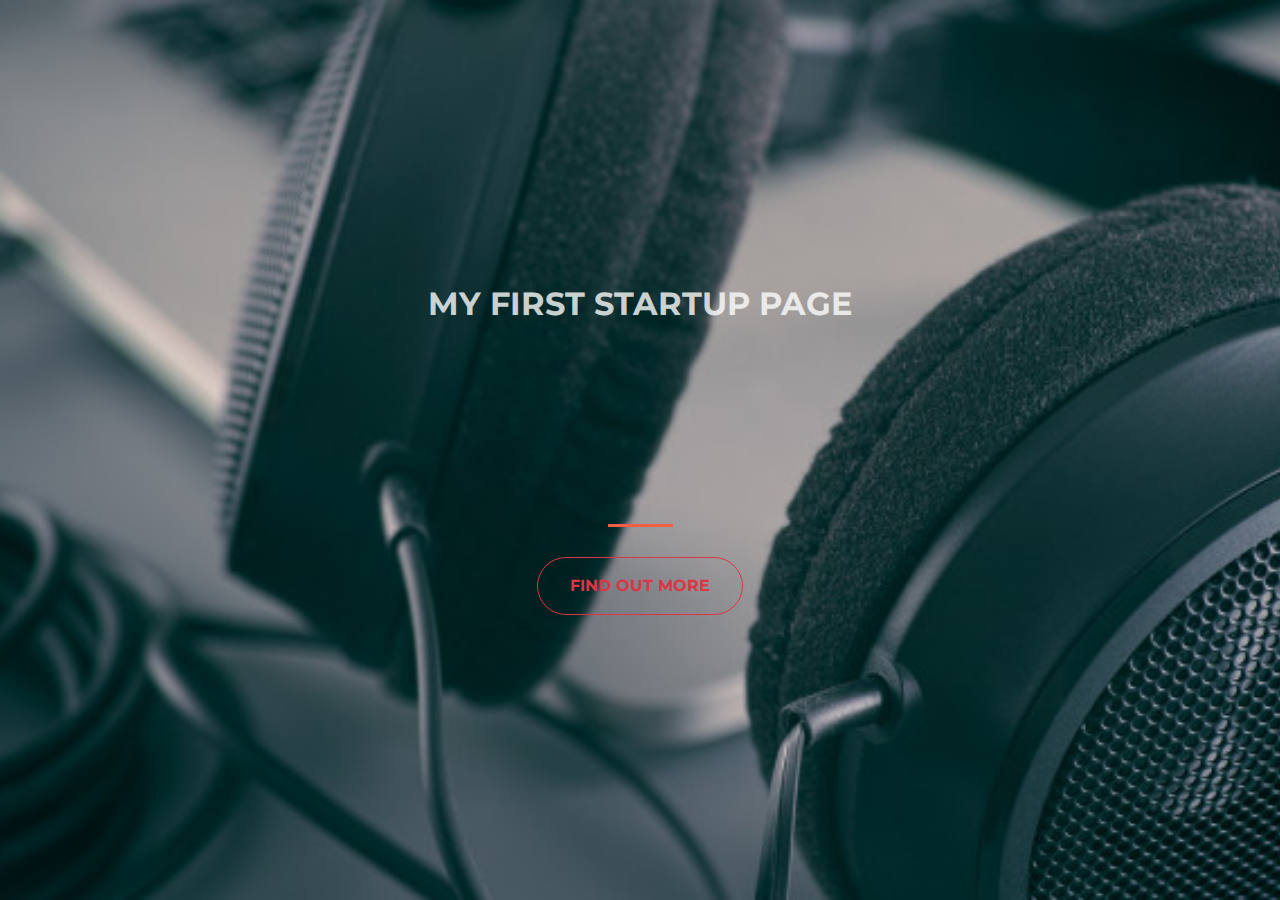
<file: Bootstrap Demo/index.html>
<!DOCTYPE html>
<html>
<head>
	<title>StartUp</title>

	<!-- Google Fonts -->
	<link href="https://fonts.googleapis.com/css?family=Montserrat" rel="stylesheet">

	<!-- Bootstrap CSS from a CDN. -->
	<link rel="stylesheet" href="https://maxcdn.bootstrapcdn.com/bootstrap/4.0.0/css/bootstrap.min.css" integrity="sha384-Gn5384xqQ1aoWXA+058RXPxPg6fy4IWvTNh0E263XmFcJlSAwiGgFAW/dAiS6JXm" crossorigin="anonymous">

	<!-- My Own StyleSheet --> 
	<link rel="stylesheet" type="text/css" href="style.css">
</head>
<body>
	<header class="startup text-center text-white d-flex">
		<div class="container my-auto">
			<div class="row">
				<div class="col-lg-12 my-auto">
					<h1 class="text-uppercase faded">
						<strong>my first startup page</strong>
					</h1>
					<hr>
				</div>
				<div class="col-lg-12 my-auto">

			<!-- Begin MailChimp Signup Form -->
				<style type="text/css">
					#mc_embed_signup{clear:left; font:14px Helvetica,Arial,sans-serif; }
					/* Add your own MailChimp form style overrides in your site stylesheet or in this style block.
					   We recommend moving this block and the preceding CSS link to the HEAD of your HTML file. */
				</style>
				<div id="mc_embed_signup">
				<form action="https://coolwebsite.us18.list-manage.com/subscribe/post?u=360132dbdaca9890429934cc0&amp;id=0d0aa42895" method="post" id="mc-embedded-subscribe-form" name="mc-embedded-subscribe-form" class="validate" target="_blank" novalidate>
				    <div id="mc_embed_signup_scroll">
				    <!-- real people should not fill this in and expect good things - do not remove this or risk form bot signups-->
				    <div style="position: absolute; left: -5000px;" aria-hidden="true"><input type="text" name="b_360132dbdaca9890429934cc0_0d0aa42895" tabindex="-1" value=""></div>
				    <div class="clear"><input class="btn btn-outline-danger btn-xl" type="submit" value="Find Out More" name="subscribe" id="mc-embedded-subscribe" class="button"></div>
				    </div>
				</form>
			</div>

			<!--End mc_embed_signup-->

				</div>
			</div>
		</div>
	</header>

</body>
</html>
</file>
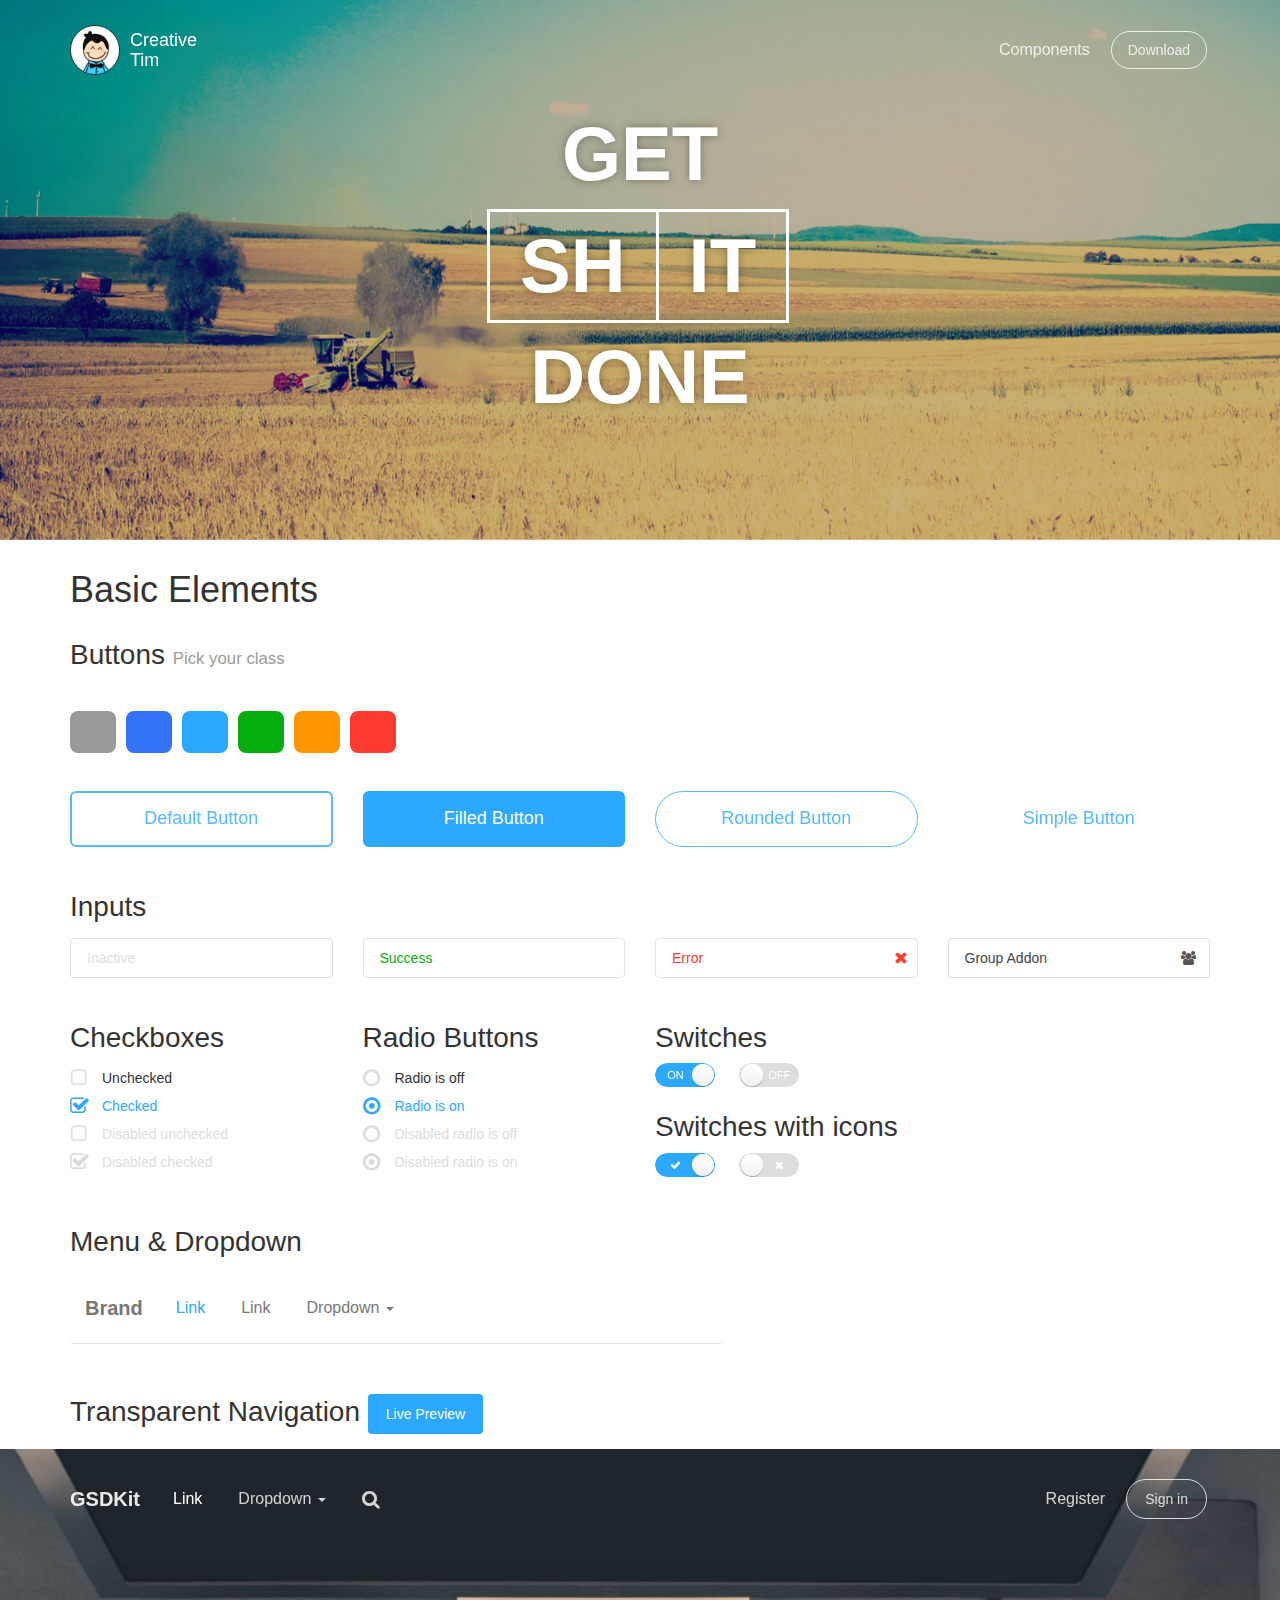
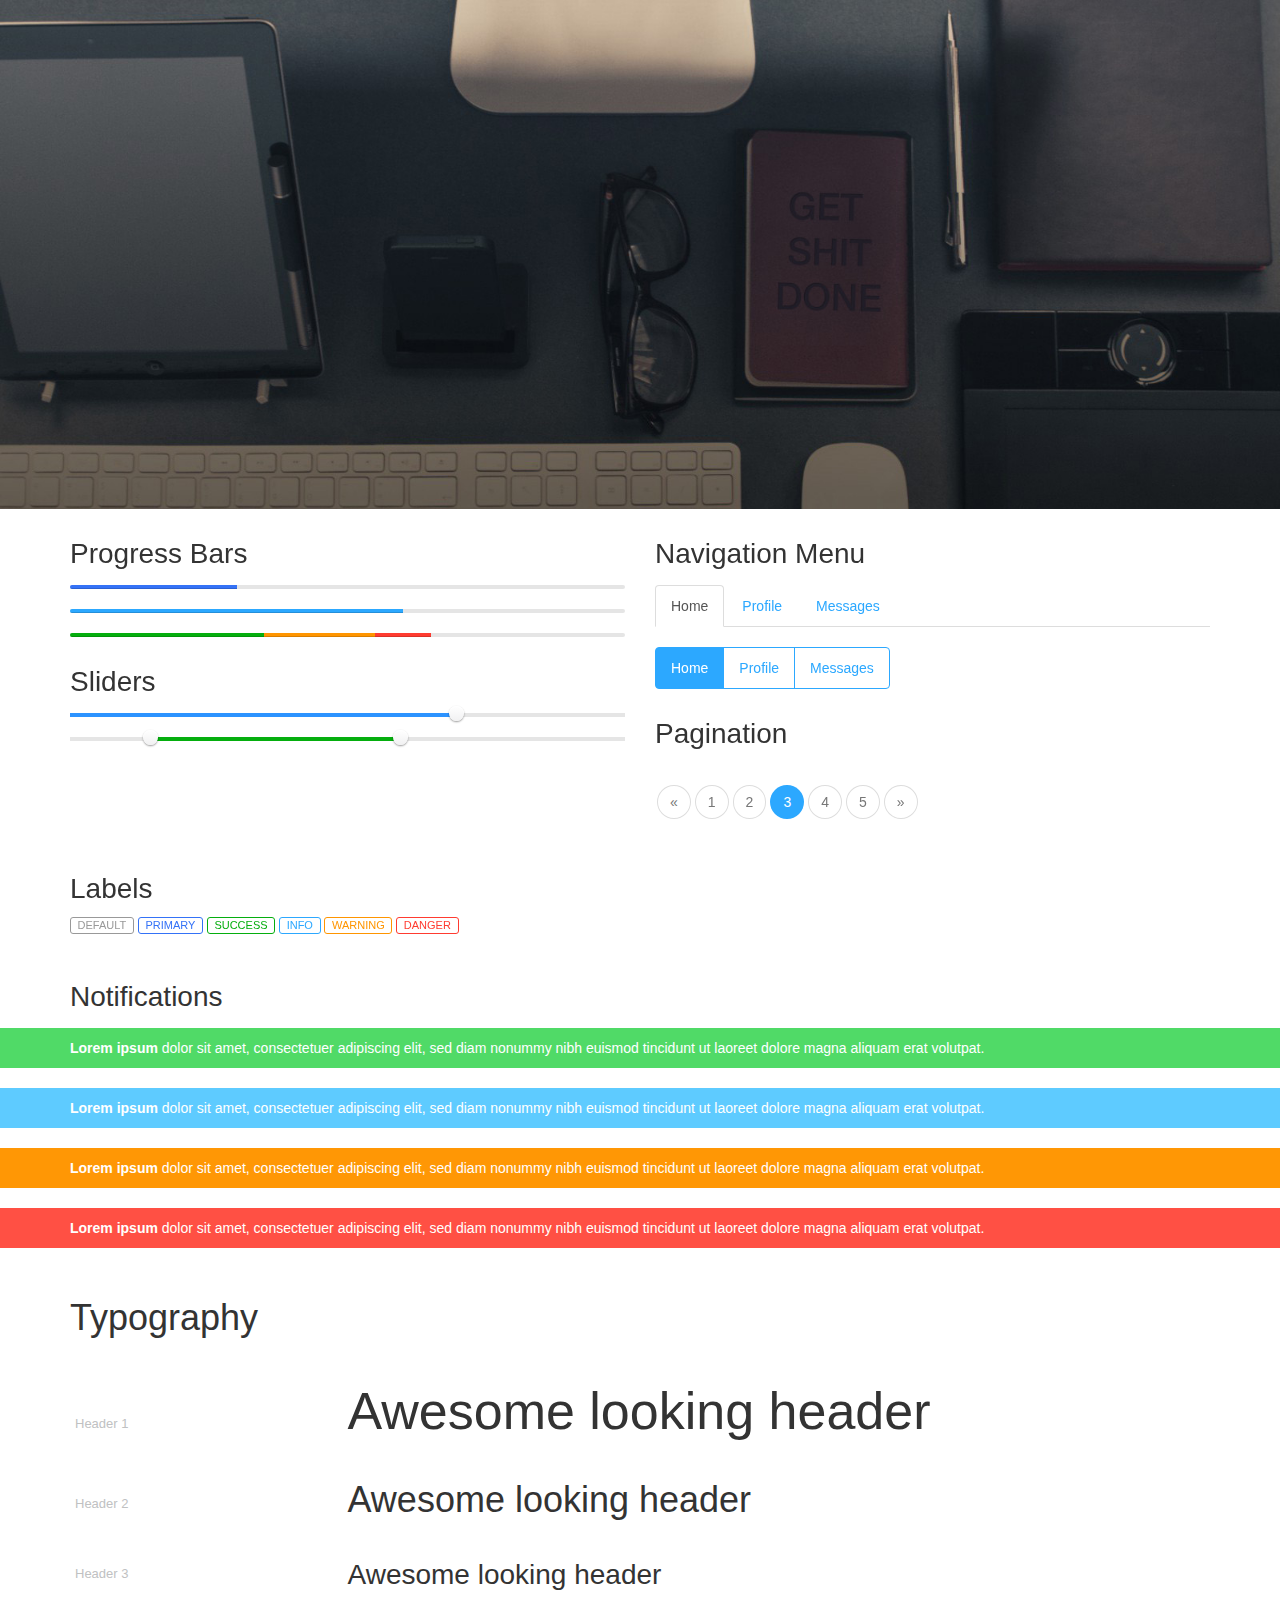
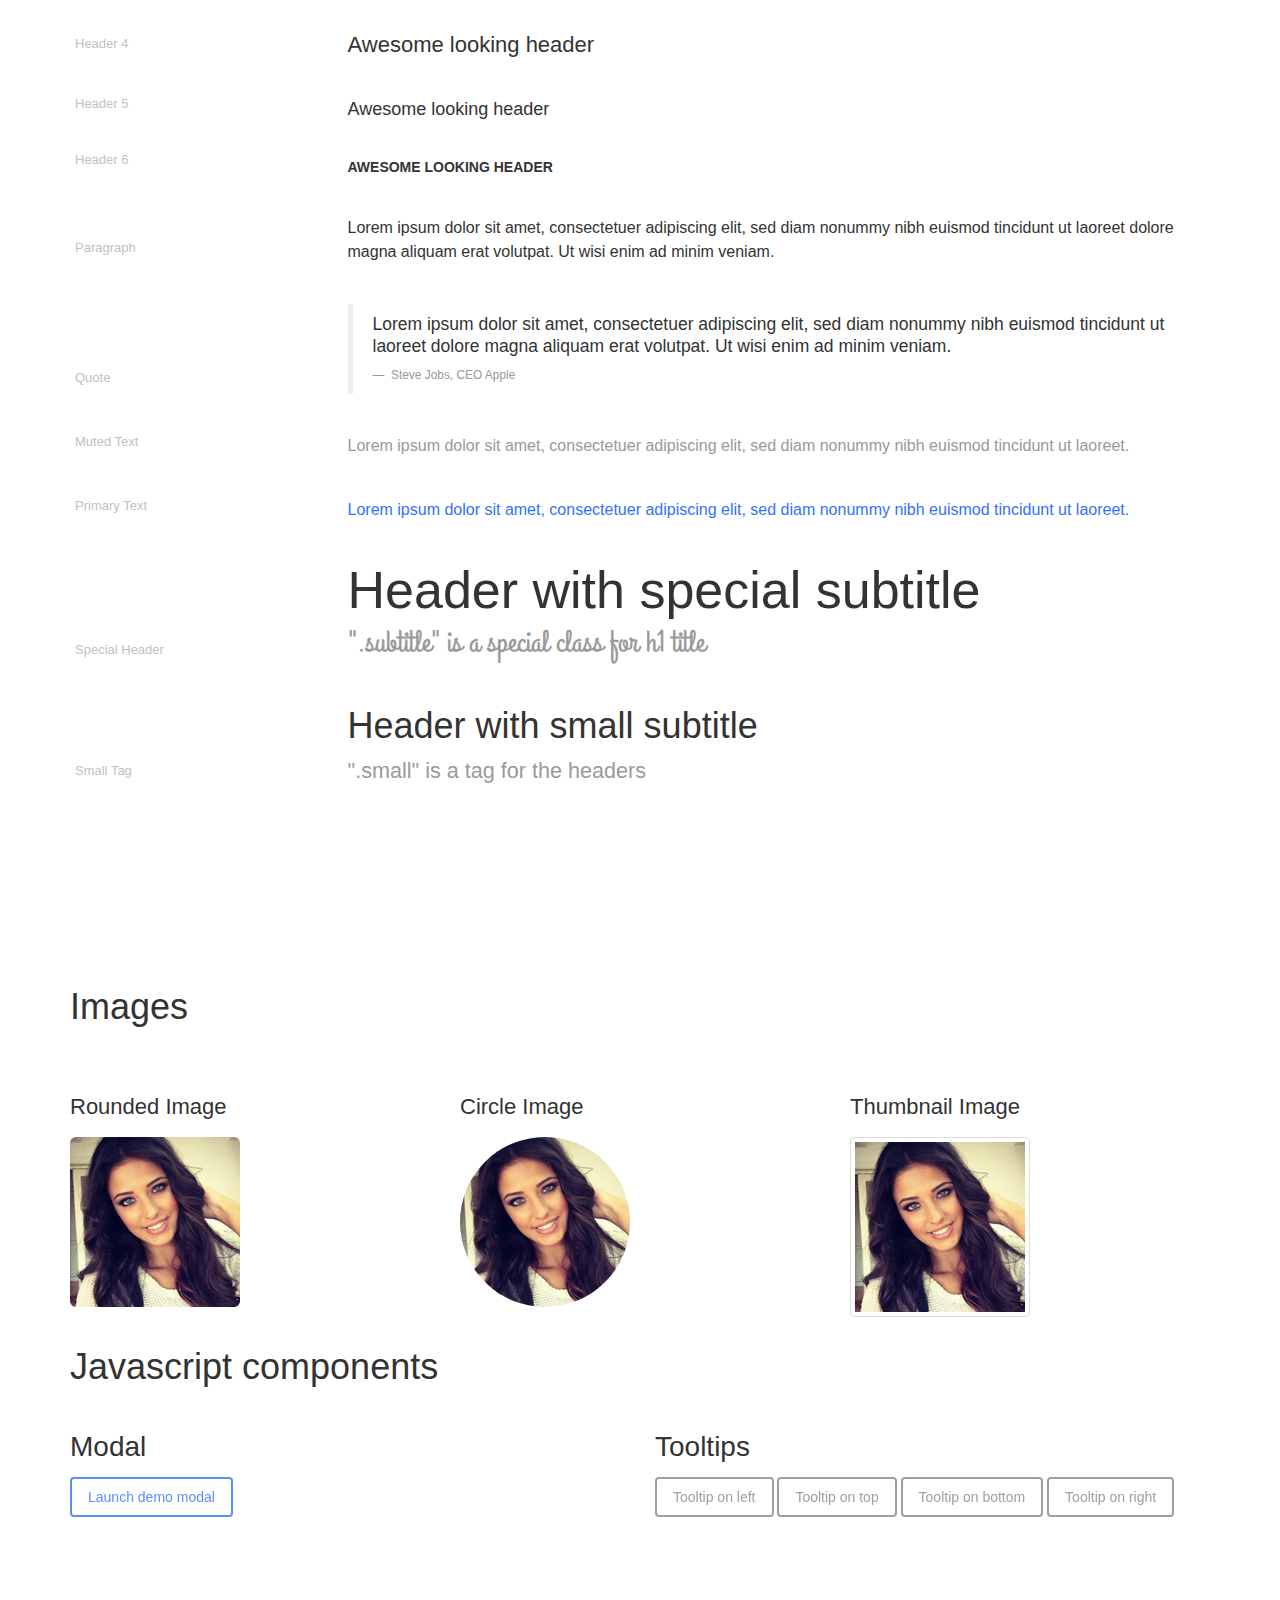
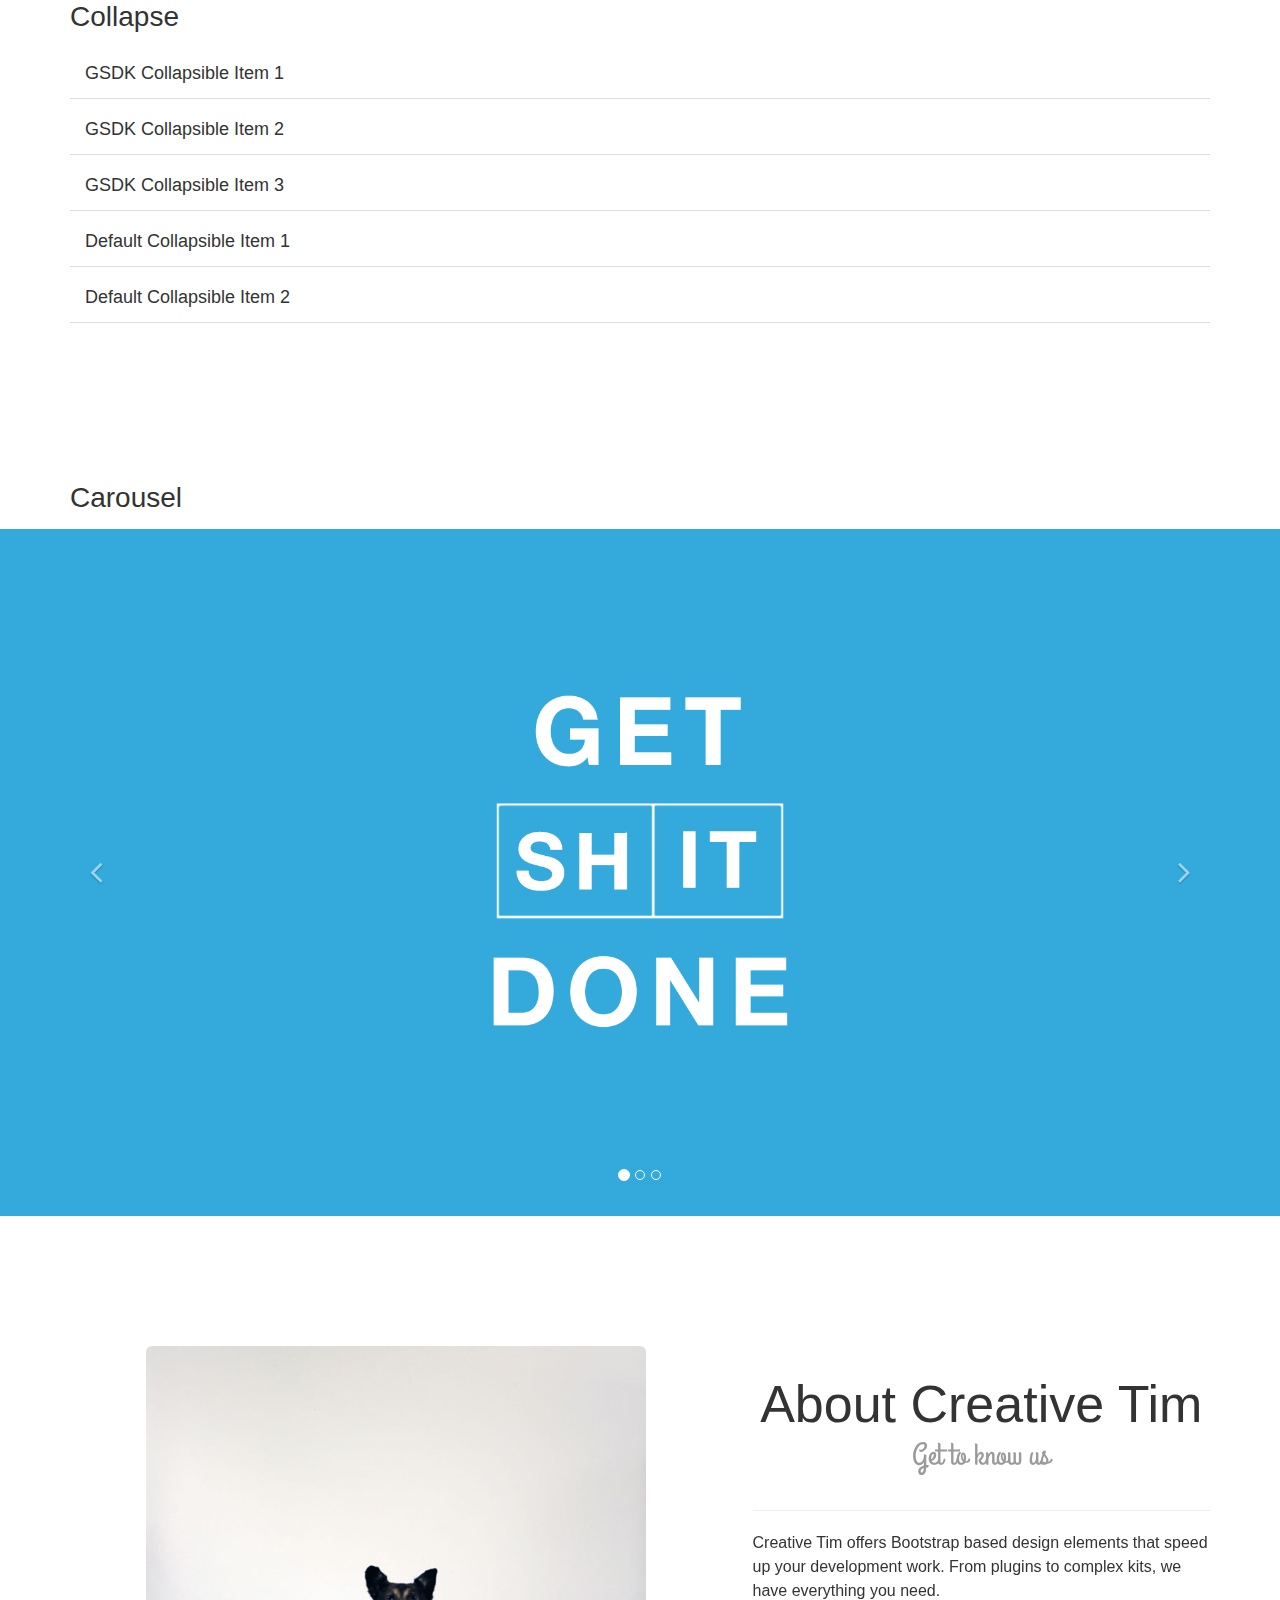
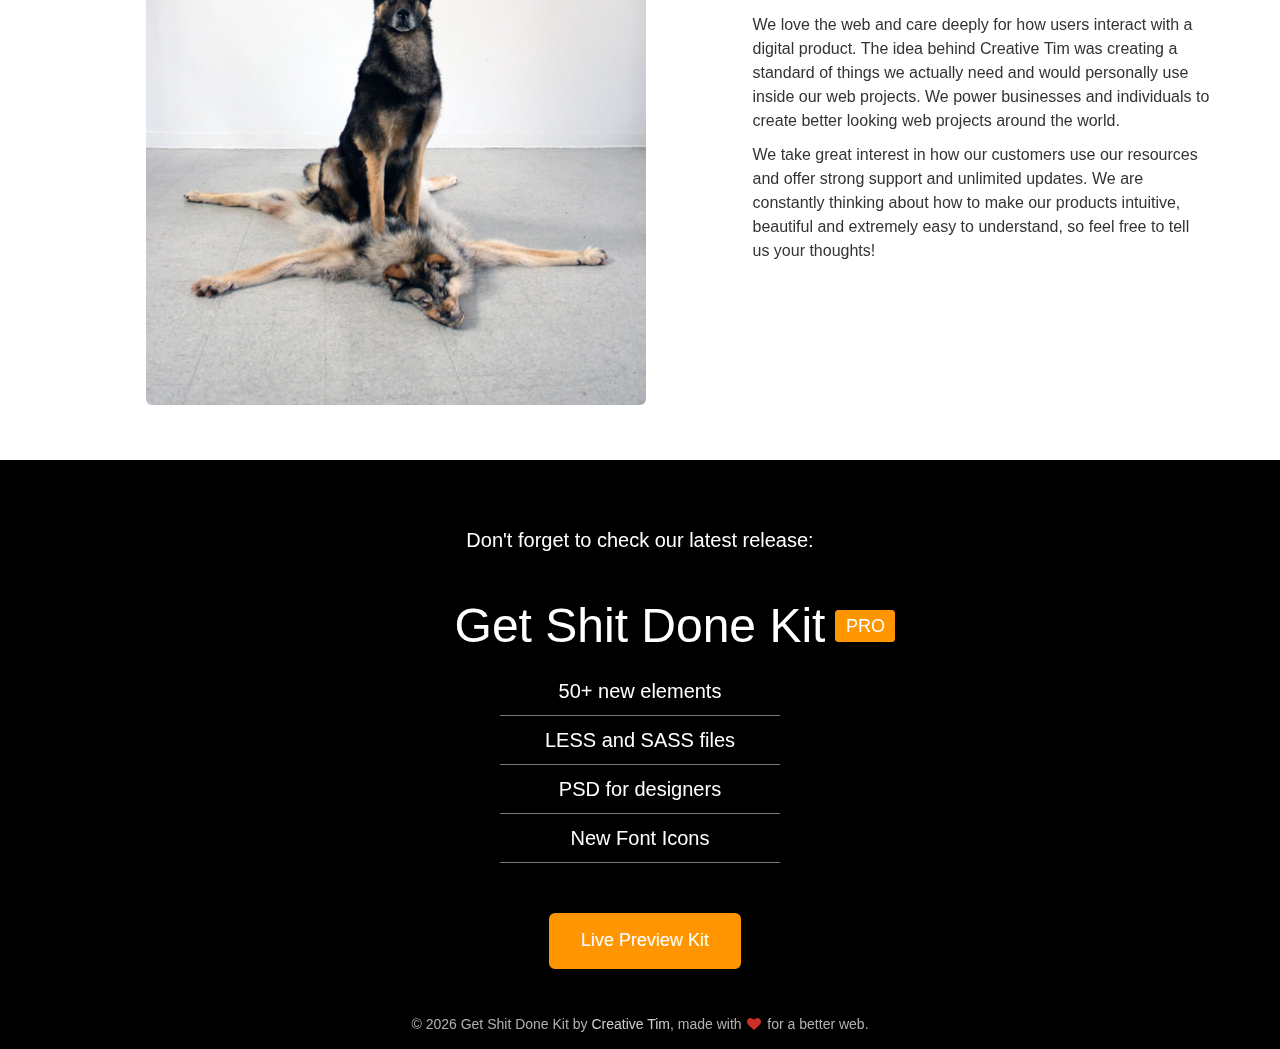
<file: get-shit-done-1.4.1/index.html>
<!doctype html>
<html lang="en">
<head>
	<meta charset="utf-8" />
	<link rel="apple-touch-icon" sizes="76x76" href="assets/img/apple-icon.png">
	<link rel="icon" type="image/png" href="assets/img/favicon.png">	
	
	<meta http-equiv="X-UA-Compatible" content="IE=edge,chrome=1" />
	<title>Get Shit Done Kit by Creative Tim</title>

	<meta content='width=device-width, initial-scale=1.0, maximum-scale=1.0, user-scalable=0' name='viewport' />
    <meta name="viewport" content="width=device-width" />
	
    <link href="bootstrap3/css/bootstrap.css" rel="stylesheet" />
	<link href="assets/css/gsdk.css" rel="stylesheet" />  
    <link href="assets/css/demo.css" rel="stylesheet" /> 
    
    <!--     Font Awesome     -->
    <link href="bootstrap3/css/font-awesome.css" rel="stylesheet">
    <link href='http://fonts.googleapis.com/css?family=Grand+Hotel' rel='stylesheet' type='text/css'>
</head>
<body>
<div id="navbar-full">
    <div class="container">
        <nav class="navbar navbar-ct-blue navbar-transparent navbar-fixed-top" role="navigation">
          
          <div class="container">
            <!-- Brand and toggle get grouped for better mobile display -->
            <div class="navbar-header">
                <button type="button" class="navbar-toggle" data-toggle="collapse" data-target="#bs-example-navbar-collapse-1">
                    <span class="sr-only">Toggle navigation</span>
                    <span class="icon-bar"></span>
                    <span class="icon-bar"></span>
                    <span class="icon-bar"></span>
                </button>
                <a href="http://creative-tim.com">
                     <div class="logo-container">
                        <div class="logo">
                            <img src="assets/img/new_logo.png">
                        </div>
                        <div class="brand">
                            Creative Tim
                        </div>
                    </div>
                </a>
            </div>
        
            <!-- Collect the nav links, forms, and other content for toggling -->
            <div class="collapse navbar-collapse" id="bs-example-navbar-collapse-1">
              <ul class="nav navbar-nav navbar-right">
                    <li><a href="components.html">Components</a></li>
                    
                    <li><a href="http://www.creative-tim.com/product/get-shit-done-kit" class="btn btn-round btn-default">Download</a></li>
               </ul>
              
            </div><!-- /.navbar-collapse -->
          </div><!-- /.container-fluid -->
        </nav>
    </div><!--  end container-->
    
    <div class='blurred-container'>
        <div class="motto">
            <div>Get</div>
            <div class="border no-right-border">Sh</div><div class="border">it</div>
            <div>Done</div>
        </div>
        <div class="img-src" style="background-image: url('assets/img/cover_4.jpg')"></div>
        <div class='img-src blur' style="background-image: url('assets/img/cover_4_blur.jpg')"></div>
    </div>
    
</div>     
    


<div class="main">
    <div class="container tim-container">
       
        <div class="tim-title">
            <h2>Basic Elements</h2>
        </div>
        
        <div id="buttons">
                <div class="tim-title">
                    <h3>Buttons <small> Pick your class </small></h3>
                </div>
                
                <div class="row tim-row">
                    <div class="col-md-6">
                        <div class="pick-class">
                            <span class="pick-class-label label-default label-fill label-tooltip" data-toggle="tooltip" data-placement="top" title="Default" new-class="btn-default"> </span>
                            <span class="pick-class-label label-primary label-fill label-tooltip" data-toggle="tooltip" data-placement="top" title="Primary" new-class="btn-primary"> </span>
                            <span class="pick-class-label label-info label-fill label-tooltip" data-toggle="tooltip" data-placement="top" title="Info" new-class="btn-info"> </span>
                            <span class="pick-class-label label-success label-fill label-tooltip" data-toggle="tooltip" data-placement="top" title="Success" new-class="btn-success"> </span>
                            <span class="pick-class-label label-warning label-fill label-tooltip" data-toggle="tooltip" data-placement="top" title="Warning" new-class="btn-warning"> </span>
                            <span class="pick-class-label label-danger label-fill label-tooltip" data-toggle="tooltip" data-placement="top" title="Danger" new-class="btn-danger"> </span>
                        </div>
                    </div>
                </div>
                <div class="row tim-row" id="display-buttons" data-class="btn-info">
                    <div class="col-md-3 col-sm-6">
                        <button href="#fakelink" class="btn btn-block btn-lg btn-info">Default Button</button>
                    </div>
                    <div class="col-md-3 col-sm-6">
                        <button href="#fakelink" class="btn btn-block btn-lg btn-info btn-fill">Filled Button</button>
                    </div>
                    <div class="col-md-3 col-sm-6">
                        <button href="#fakelink" class="btn btn-block btn-lg btn-info btn-round">Rounded Button</button>
                    </div>
                    
                    <div class="col-md-3 col-sm-6">
                        <button href="#fakelink" class="btn btn-block btn-lg btn-info btn-simple">Simple Button</button>
                    </div>
                </div> <!-- end row -->               
        </div>
    <!-- end buttons div -->
    
        <div id="inputs">
            <div class="tim-title">
                <h3>Inputs</h3>
            </div>
            
             <div class="row">
                    <div class="col-sm-3">
                	<div class="form-group">
        	        	<input type="text" value="" placeholder="Inactive" class="form-control" />
                	</div>          
                </div>
                
                <div class="col-sm-3">
                  <div class="form-group has-success">
                    <input type="text" value="Success" class="form-control" />
                  </div>
                </div>
                
                <div class="col-sm-3">
                  <div class="form-group has-error has-feedback">
                    <input type="text" value="Error" class="form-control" />
                    <span class="glyphicon glyphicon-remove form-control-feedback"></span>
                  </div>
                </div>
    
                <div class="col-sm-3">
                	<div class="input-group">
                	<!-- 	   Since the css properties cannot check the previous sibling of an element and for the design consistency we recommend to use the "input-group-addon" after the "form-control" like in this example -->
                      <input type="text" value="Group Addon" class="form-control">
                      <span class="input-group-addon"><i class="fa fa-group"></i></span>
                    </div>       
                </div>
              </div> <!-- end row -->
            
            <div class="row">
                <div class="col-sm-3">
                    <div class="tim-title">
                        <h3>Checkboxes</h3>
                    </div>
                    
                      <label class="checkbox" for="checkbox1">
                        <input type="checkbox" value="" id="checkbox1" data-toggle="checkbox">
                        Unchecked
                      </label>
                      <label class="checkbox" for="checkbox2">
                        <input type="checkbox" value="" id="checkbox2" data-toggle="checkbox" checked>
                        Checked
                      </label>
                      <label class="checkbox" for="checkbox3">
                        <input type="checkbox" value="" id="checkbox3" data-toggle="checkbox" disabled>
                        Disabled unchecked
                      </label>
                      <label class="checkbox" for="checkbox4">
                        <input type="checkbox" value="" id="checkbox4" data-toggle="checkbox" disabled checked>
                        Disabled checked
                      </label>
                </div>
                
                <div class="col-sm-3">
                    <div class="tim-title">
                        <h3>Radio Buttons</h3>
                    </div>
                    
                       <label class="radio">
                        <input type="radio" name="optionsRadios" data-toggle="radio" id="optionsRadios1" value="option1">
                        <i></i>Radio is off
                      </label>
                      <label class="radio">
                        <input type="radio" name="optionsRadios" data-toggle="radio" id="optionsRadios2" value="option1" checked>
                        <i></i>Radio is on
                      </label>
            
                      <label class="radio">
                        <input type="radio" name="optionsRadiosDisabled" data-toggle="radio" id="optionsRadios3" value="option2" disabled>
                        <i></i>Disabled radio is off
                      </label>
                      <label class="radio">
                        <input type="radio" name="optionsRadiosDisabled" data-toggle="radio" id="optionsRadios4" value="option2" checked disabled>
                        <i></i>Disabled radio is on
                      </label>
                    
                </div>      
                
                <div class="col-sm-3">
                    <div class="tim-title">
                        <h3>Switches</h3>
                        <!--                    
                        
                        The colors for checkbox: ct-blue[default], ct-azure, ct-orange, ct-green, ct-red    
                        <input type="checkbox" checked data-toggle="switch" class="ct-red"/> 
                         
                         -->
                        <input type="checkbox" checked data-toggle="switch" class="ct-info"/>
                        <input type="checkbox" data-toggle="switch" />
                        <h3>Switches with icons</h3>
                        <div class="switch"
                          data-on-label="<i class='fa fa-check'></i>"
                          data-off-label="<i class='fa fa-times'></i>">
                          <input type="checkbox" checked/>
                        </div>
                        <div class="switch"
                          data-on-label="<i class='fa fa-check'></i>"
                          data-off-label="<i class='fa fa-times'></i>">
                          <input type="checkbox"/>
                        </div>
                    </div>
                </div> 
  
                <div class="col-sm-3">
                   
                </div>               
                    
            </div><!--  end row -->
    
        </div><!--  end inputs -->
        
        <div id="menu-dropdown">
            <div class="row">
                <div class="col-md-7">
                    <div class="tim-title">
                        <h3>Menu & Dropdown</h3>
                    </div>
                    
                    <div id="navbar">
                        <nav class="navbar navbar-default">
                          <div class="container-fluid">
                            <!-- Brand and toggle get grouped for better mobile display -->
                            <div class="navbar-header">
                              <button type="button" class="navbar-toggle" data-toggle="collapse" data-target="#bs-example-navbar-collapse-1">
                                <span class="sr-only">Toggle navigation</span>
                                <span class="icon-bar"></span>
                                <span class="icon-bar"></span>
                                <span class="icon-bar"></span>
                              </button>
                              <a class="navbar-brand" href="#gsdk">Brand</a>
                            </div>
                        
                            <!-- Collect the nav links, forms, and other content for toggling -->
                            <div class="collapse navbar-collapse" id="bs-example-navbar-collapse-1">
                              <ul class="nav navbar-nav">
                                <li class="active"><a href="#gsdk">Link</a></li>
                                <li><a href="#gsdk">Link</a></li>
                                <li class="dropdown">
                                  <a href="#gsdk" class="dropdown-toggle" data-toggle="dropdown">Dropdown <b class="caret"></b></a>
                                  <ul class="dropdown-menu">
                                    <li><a href="#gsdk">Action</a></li>
                                    <li><a href="#gsdk">Another action</a></li>
                                    <li><a href="#gsdk">Something else here</a></li>
                                    <li class="divider"></li>
                                    <li><a href="#gsdk">Separated link</a></li>
                                    <li class="divider"></li>
                                    <li><a href="#gsdk">One more separated link</a></li>
                                  </ul>
                                </li>
                              </ul>
                            </div><!-- /.navbar-collapse -->
                          </div><!-- /.container-fluid -->
                        </nav>
                    
                    </div><!--  end navbar -->
                    
                </div>
                
            </div> <!-- end row -->
        </div> <!-- end menu-dropdown -->
        <div class="tim-title">
        <h3>Transparent Navigation
             <a href="navbar-transparent.html" target="_blank" class="btn btn-info btn-fill">Live Preview</a>
        </h3>


    </div>
    </div>
</div>
 <div id="navbar-full">
    <div id="navbar">
    <div class="navigation-example">
         <nav class="navbar navbar-default navbar-transparent" role="navigation-demo">
          <div class="container">
            <!-- Brand and toggle get grouped for better mobile display -->
            <div class="navbar-header">
              <button type="button" class="navbar-toggle" data-toggle="collapse" data-target="#navigation-example-2">
                <span class="sr-only">Toggle navigation</span>
                <span class="icon-bar"></span>
                <span class="icon-bar"></span>
                <span class="icon-bar"></span>
              </button>
              <a class="navbar-brand" href="#gsdk">GSDKit</a>
            </div>
        
        <!-- Collect the nav links, forms, and other content for toggling -->
            <div class="collapse navbar-collapse" id="navigation-example-2">
              <ul class="nav navbar-nav">
                <li class="active"><a href="#gsdk">Link</a></li>
                <li class="dropdown">
                      <a href="#gsdk" class="dropdown-toggle" data-toggle="dropdown">Dropdown <b class="caret"></b></a>
                      <ul class="dropdown-menu">
                        <li><a href="#gsdk">Action</a></li>
                        <li><a href="#gsdk">Another action</a></li>
                        <li><a href="#gsdk">Something</a></li>
                        <li><a href="#gsdk">Another action</a></li>
                        <li><a href="#gsdk">Something</a></li>
                        <li class="divider"></li>
                        <li><a href="#gsdk">Separated link</a></li>
                      </ul>
                </li>
                <li>
                    <a href="javascript:void(0);" data-toggle="search" class="hidden-xs"><i class="fa fa-search"></i></a>
                </li>
              </ul>
               <form class="navbar-form navbar-left navbar-search-form" role="search">                  
                 <div class="form-group">
                      <input type="text" value="" class="form-control" placeholder="Search...">
                 </div> 
              </form>
              <ul class="nav navbar-nav navbar-right">
                    <li><a href="#gsdk">Register</a></li>
                    
                    <li><button href="#gsdk" class="btn btn-round btn-default">Sign in</button></li>
               </ul>
              
            </div><!-- /.navbar-collapse -->

          </div><!-- /.container-fluid -->
        </nav>        
            <div class="img-src" style="background-image: url('assets/img/bg.jpg')"></div>
        </div>
    </div><!--  end navbar -->

</div> <!-- end menu-dropdown -->

<div class="main">
    <div class="container tim-container">
         <div id="sliders-navigation">
            <div class="row">
                <div class="col-md-6 ">
                    <div class="tim-title">
                        <h3>Progress Bars</h3>
                    </div>
                    <div class="progress">
                      <div class="progress-bar" role="progressbar" aria-valuenow="60" aria-valuemin="0" aria-valuemax="100" style="width: 30%;">
                        <span class="sr-only">60% Complete</span>
                      </div>
                    </div>
                    <div class="progress">
                      <div class="progress-bar progress-bar-info" role="progressbar" aria-valuenow="60" aria-valuemin="0" aria-valuemax="100" style="width: 60%;">
                        <span class="sr-only">60% Complete</span>
                      </div>
                    </div>
                    <div class="progress">
                      <div class="progress-bar progress-bar-success" style="width: 35%">
                        <span class="sr-only">35% Complete (success)</span>
                      </div>
                      <div class="progress-bar progress-bar-warning" style="width: 20%">
                        <span class="sr-only">20% Complete (warning)</span>
                      </div>
                      <div class="progress-bar progress-bar-danger" style="width: 10%">
                        <span class="sr-only">10% Complete (danger)</span>
                      </div>
                    </div>
                    <div class="tim-title">
                        <h3>Sliders</h3>
                    </div>
                    <div id="slider-default" class="slider-info"></div>
                    <br>
                    <div id="slider-range" class="slider-success"></div>
                    
                </div>
                
                <div class="col-md-6">
                     <div class="tim-title">
                        <h3>Navigation Menu</h3>
                    </div>    
                    
                    <ul class="nav nav-tabs">
                      <li class="active"><a href="#Bla">Home</a></li>
                      <li><a href="#nice">Profile</a></li>
                      <li><a href="#best">Messages</a></li>
                      
                    </ul>
                    <br />
                    <ul class="nav nav-pills">
                     <!--  color-classes: "ct-blue", "ct-azure", "ct-orange", "ct-red", "ct-green"
                           special-classes: "no-border"        
                     -->
                      <li class="active"><a href="#gsdk">Home</a></li>
                      <li><a href="#gsdk"> Profile</a></li>
                      <li><a href="#gsdk">Messages</a></li>
                    </ul>
                    
                    <div class="tim-title">
                        <h3>Pagination</h3>
                    </div>  
                    <ul class="pagination"> 
                     <!--   color-classes: "ct-blue", "ct-azure", "ct-orange", "ct-red", "ct-green"
                            special-classes: "no-border"        
                     -->
                      <li><a href="#gsdk">&laquo;</a></li>
                      <li><a href="#gsdk">1</a></li>
                      <li><a href="#gsdk">2</a></li>
                      <li class="active"><a href="#gsdk">3</a></li>
                      <li><a href="#gsdk">4</a></li>
                      <li><a href="#gsdk">5</a></li>
                      <li><a href="#gsdk">&raquo;</a></li>
                    </ul>      
                </div>
            </div>
        </div><!--  end sliders-navigation -->
        
        
        <div id="labels-badges">
            <div class="row">
                <div class="col-md-6">
                    <div class="tim-title">
                        <h3>Labels</h3>
                        <span class="label label-default">Default</span>
                        <span class="label label-primary">Primary</span>
                        <span class="label label-success">Success</span>
                        <span class="label label-info">Info</span>
                        <span class="label label-warning">Warning</span>
                        <span class="label label-danger">Danger</span>
                    </div>
                </div>
                <div class="col-md-6">
                </div>
            </div> <!-- end row -->
        </div> <!-- end labels-badges -->
        <div class="tim-title">
            <h3>Notifications</h3>
        </div> 
    </div>
</div>

<div id="notifications">
<!--            De scris la tutorial sa bage in container  -->
    <div class="alert alert-success">
        <div class="container">
        <b>Lorem ipsum</b> dolor sit amet, consectetuer adipiscing elit, sed diam nonummy nibh euismod tincidunt ut laoreet dolore magna aliquam erat volutpat.
        </div>
    </div>
    <div class="alert alert-info">
        <div class="container">
        <b>Lorem ipsum</b> dolor sit amet, consectetuer adipiscing elit, sed diam nonummy nibh euismod tincidunt ut laoreet dolore magna aliquam erat volutpat.
        </div>
    </div>
    <div class="alert alert-warning">
         <div class="container">
             <b>Lorem ipsum</b> dolor sit amet, consectetuer adipiscing elit, sed diam nonummy nibh euismod tincidunt ut laoreet dolore magna aliquam erat volutpat.
        </div>
    </div>
    <div class="alert alert-danger">
         <div class="container">
             <b>Lorem ipsum</b> dolor sit amet, consectetuer adipiscing elit, sed diam nonummy nibh euismod tincidunt ut laoreet dolore magna aliquam erat volutpat.
        </div>
    </div>
    <div class="clearfix"></div>
</div><!--  end notifications -->    
        
<div class="main">
    <div class="container tim-container">
        <div class="tim-title">
            <h2>Typography</h2>
        </div>   
        <div id="typography">
            <div class="row">
                <div class="tim-typo">
                    <h1><span class="tim-note">Header 1</span>Awesome looking header </h1>
                </div>
                <div class="tim-typo">
                    <h2><span class="tim-note">Header 2</span>Awesome looking header</h2>
                </div>
                <div class="tim-typo">
                    <h3><span class="tim-note">Header 3</span>Awesome looking header</h3>
                </div>
                <div class="tim-typo">
                    <h4><span class="tim-note">Header 4</span>Awesome looking header</h4>
                </div>
                <div class="tim-typo">
                    <h5><span class="tim-note">Header 5</span>Awesome looking header</h5>
                </div>
                 <div class="tim-typo">
                    <h6><span class="tim-note">Header 6</span>Awesome looking header</h6>
                </div>
                <div class="tim-typo">
                    <p><span class="tim-note">Paragraph</span>            Lorem ipsum dolor sit amet, consectetuer adipiscing elit, sed diam nonummy nibh euismod tincidunt ut laoreet dolore magna aliquam erat volutpat. Ut wisi enim ad minim veniam.</p>
                </div>
                <div class="tim-typo">
                    <span class="tim-note">Quote</span>      
                    <blockquote> 
                     <p>
                     Lorem ipsum dolor sit amet, consectetuer adipiscing elit, sed diam nonummy nibh euismod tincidunt ut laoreet dolore magna aliquam erat volutpat. Ut wisi enim ad minim veniam.
                     </p>
                     <small>
                     Steve Jobs, CEO Apple
                     </small>
                    </blockquote>
                </div>
                
                <div class="tim-typo">
                    <span class="tim-note">Muted Text</span>
                    <p class="text-muted">            
                    Lorem ipsum dolor sit amet, consectetuer adipiscing elit, sed diam nonummy nibh euismod tincidunt ut laoreet.
                    </p>
                </div> 
                <div class="tim-typo">
                    <!-- 
                    
                     there are also "text-info", "text-success", "text-warning", "text-warning" clases for the text 
                     
                     -->
                    <span class="tim-note">Primary Text</span>
                    <p class="text-primary">            
                    Lorem ipsum dolor sit amet, consectetuer adipiscing elit, sed diam nonummy nibh euismod tincidunt ut laoreet.
                    </p>
                </div> 
                <div class="tim-typo">
                    <h1><span class="tim-note">Special Header</span>Header with special subtitle <small class="subtitle">".subtitle" is a special class for h1 title</small> </h1>
                </div>
                <div class="tim-typo">
                    <h2><span class="tim-note">Small Tag</span>Header with small subtitle <br><small>".small" is a tag for the headers</small> </h2>
                </div>                                  
            </div>
        </div> 
        <!--   end typography -->
        <div class="space"></div>
        <div id="images">
             <div class="tim-title">
                <h2>Images</h2>
            </div>
            <br>
            <div class="row">
                <div class="col-md-4 col-sm-6">
                    <h4>Rounded Image</h4>
                    <img src="assets/img/mockup.png" alt="Rounded Image" class="img-rounded">
                    
                </div>
                <div class="col-md-4 col-sm-6">
                    <h4>Circle Image</h4>
                    <img src="assets/img/mockup.png" alt="Circle Image" class="img-circle">
                   
                </div>
                <div class="col-md-4 col-sm-6">
                    <h4>Thumbnail Image</h4>
                    <img src="assets/img/mockup.png" alt="Thumbnail Image" class="img-thumbnail">
                    
                </div>
            </div>
            <div class="row">
            
            </div>
        </div>  
    <!--   end images -->
        
        <div class="tim-title">
            <h2>Javascript components</h2>
        </div>
        
        <div class="row">
            <div class="col-md-6">
                <div class="tim-title">
                    <h3>Modal</h3>
                </div>
                
                <!-- Button trigger modal -->
                <button class="btn btn-primary" data-toggle="modal" data-target="#myModal">
                  Launch demo modal
                </button>
                
                <!-- Modal -->
                <div class="modal fade" id="myModal" tabindex="-1" role="dialog" aria-labelledby="myModalLabel" aria-hidden="true">
                  <div class="modal-dialog">
                    <div class="modal-content">
                      <div class="modal-header">
                        <button type="button" class="close" data-dismiss="modal" aria-hidden="true">&times;</button>
                        <h4 class="modal-title" id="myModalLabel">Modal title</h4>
                      </div>
                      <div class="modal-body">
                        ...
                      </div>
                      <div class="modal-footer">
                        <button type="button" class="btn btn-default btn-simple" data-dismiss="modal">Close</button>
                        <div class="divider"></div>
                        <button type="button" class="btn btn-info btn-simple">Save</button>
                      </div>
                    </div>
                  </div>
                </div>
                
                
            </div>
            
         <!--    end modal -->
            
            <div class="col-md-6">
                <div id="tooltips">
                    <div class="tim-title">
                        <h3>Tooltips</h3>
                    </div>
                    <button type="button" class="btn btn-default btn-tooltip" data-toggle="tooltip" data-placement="left" title="Tooltip on left">Tooltip on left</button>
        
        <button type="button" class="btn btn-default btn-tooltip" data-toggle="tooltip" data-placement="top" title="Tooltip on top">Tooltip on top</button>
        
        <button type="button" class="btn btn-default btn-tooltip" data-toggle="tooltip" data-placement="bottom" title="Tooltip on bottom">Tooltip on bottom</button>
        
        <button type="button" class="btn btn-default btn-tooltip" data-toggle="tooltip" data-placement="right" title="Tooltip on right">Tooltip on right</button>
                </div>
            </div>
            <div class="clearfix"></div><br><br>
        <!--     end tooltips -->
            
        </div><!--  end row -->
    
        <div class="tim-title">
            <h3>Collapse</h3>
        </div>
        <div id="acordeon">
            
            <div class="panel-group" id="accordion">
              <div class="panel panel-default">
                <div class="panel-heading">
                  <h4 class="panel-title">
                    <a data-target="#collapseOne" href="#collapseOne" data-toggle="gsdk-collapse">
                      GSDK Collapsible Item 1
                    </a>
                  </h4>
                </div>
                <div id="collapseOne" class="panel-collapse collapse">
                  <div class="panel-body">
                    Anim pariatur cliche reprehenderit, enim eiusmod high life accusamus terry richardson ad squid. 3 wolf moon officia aute, non cupidatat skateboard dolor brunch. Food truck quinoa nesciunt laborum eiusmod. Brunch 3 wolf moon tempor, sunt aliqua put a bird on it squid single-origin coffee nulla assumenda shoreditch et. Nihil anim keffiyeh helvetica, craft beer labore wes anderson cred nesciunt sapiente ea proident. Ad vegan excepteur butcher vice lomo. Leggings occaecat craft beer farm-to-table, raw denim aesthetic synth nesciunt you probably haven't heard of them accusamus labore sustainable VHS.
                  </div>
                </div>
              </div>
              <div class="panel panel-default">
                <div class="panel-heading">
                  <h4 class="panel-title">
                    <a data-target="#collapseTwo" href="#collapseTwo" data-toggle="gsdk-collapse">
                      GSDK Collapsible Item 2
                    </a>
                  </h4>
                </div>
                <div id="collapseTwo" class="panel-collapse collapse">
                  <div class="panel-body">
                    Anim pariatur cliche reprehenderit, enim eiusmod high life accusamus terry richardson ad squid. 3 wolf moon officia aute, non cupidatat skateboard dolor brunch. Food truck quinoa nesciunt laborum eiusmod. Brunch 3 wolf moon tempor, sunt aliqua put a bird on it squid single-origin coffee nulla assumenda shoreditch et. Nihil anim keffiyeh helvetica, craft beer labore wes anderson cred nesciunt sapiente ea proident. Ad vegan excepteur butcher vice lomo. Leggings occaecat craft beer farm-to-table, raw denim aesthetic synth nesciunt you probably haven't heard of them accusamus labore sustainable VHS.
                  </div>
                </div>
              </div>
              <div class="panel panel-default">
                <div class="panel-heading">
                  <h4 class="panel-title">
                    <a data-target="#collapseThree" href="#collapseTwo" data-toggle="gsdk-collapse">
                      GSDK Collapsible Item 3
                    </a>
                  </h4>
                </div>
                <div id="collapseThree" class="panel-collapse collapse">
                  <div class="panel-body">
                    Anim pariatur cliche reprehenderit, enim eiusmod high life accusamus terry richardson ad squid. 3 wolf moon officia aute, non cupidatat skateboard dolor brunch. Food truck quinoa nesciunt laborum eiusmod. Brunch 3 wolf moon tempor, sunt aliqua put a bird on it squid single-origin coffee nulla assumenda shoreditch et. Nihil anim keffiyeh helvetica, craft beer labore wes anderson cred nesciunt sapiente ea proident. Ad vegan excepteur butcher vice lomo. Leggings occaecat craft beer farm-to-table, raw denim aesthetic synth nesciunt you probably haven't heard of them accusamus labore sustainable VHS.
                  </div>
                </div>
              </div>
              <div class="panel panel-default">
                <div class="panel-heading">
                  <h4 class="panel-title">
                    <a data-toggle="collapse" href="#collapseFour">
                      Default Collapsible Item 1
                    </a>
                  </h4>
                </div>
                <div id="collapseFour" class="panel-collapse collapse">
                  <div class="panel-body">
                    Anim pariatur cliche reprehenderit, enim eiusmod high life accusamus terry richardson ad squid. 3 wolf moon officia aute, non cupidatat skateboard dolor brunch. Food truck quinoa nesciunt laborum eiusmod. Brunch 3 wolf moon tempor, sunt aliqua put a bird on it squid single-origin coffee nulla assumenda shoreditch et. Nihil anim keffiyeh helvetica, craft beer labore wes anderson cred nesciunt sapiente ea proident. Ad vegan excepteur butcher vice lomo. Leggings occaecat craft beer farm-to-table, raw denim aesthetic synth nesciunt you probably haven't heard of them accusamus labore sustainable VHS.
                  </div>
                </div>
              </div>
              <div class="panel panel-default">
                <div class="panel-heading">
                  <h4 class="panel-title">
                    <a data-toggle="collapse" href="#collapseFive">
                      Default Collapsible Item 2
                    </a>
                  </h4>
                </div>
                <div id="collapseFive" class="panel-collapse collapse">
                  <div class="panel-body">
                    Anim pariatur cliche reprehenderit, enim eiusmod high life accusamus terry richardson ad squid. 3 wolf moon officia aute, non cupidatat skateboard dolor brunch. Food truck quinoa nesciunt laborum eiusmod. Brunch 3 wolf moon tempor, sunt aliqua put a bird on it squid single-origin coffee nulla assumenda shoreditch et. Nihil anim keffiyeh helvetica, craft beer labore wes anderson cred nesciunt sapiente ea proident. Ad vegan excepteur butcher vice lomo. Leggings occaecat craft beer farm-to-table, raw denim aesthetic synth nesciunt you probably haven't heard of them accusamus labore sustainable VHS.
                  </div>
                </div>
              </div>
            </div>
            
        </div><!--  end acordeon -->
        
        <div class="space"></div>
        <div class="tim-title">
            <h3>Carousel</h3>
        </div>
    </div>
</div>
<div id="carousel">
    <!--    
            IMPORTANT - This carousel can have a special class for a smooth transition "gsdk-transition". Since javascript cannot be overwritten, if you want to use it, you can use the bootstrap.js or bootstrap.min.js from the GSDKit or you can open your bootstrap.js file, search for "emulateTransitionEnd(600)" and change it with "emulateTransitionEnd(1200)"     
            
    -->
    <div id="carousel-example-generic" class="carousel slide" data-ride="carousel">
      <!-- Indicators -->
      <ol class="carousel-indicators">
        <li data-target="#carousel-example-generic" data-slide-to="0" class="active"></li>
        <li data-target="#carousel-example-generic" data-slide-to="1"></li>
        <li data-target="#carousel-example-generic" data-slide-to="2"></li>
      </ol>
    
      <!-- Wrapper for slides -->
      <div class="carousel-inner">
        <div class="item active">
          <img src="assets/img/carousel_blue.png" alt="Awesome Image">
        </div>
        <div class="item">
          <img src="assets/img/carousel_green.png" alt="Awesome Image">
        </div>
        <div class="item">
          <img src="assets/img/carousel_red.png" alt="Awesome Image">
        </div>
      </div>
    
      <!-- Controls -->
      <a class="left carousel-control" href="#carousel-example-generic" data-slide="prev">
        <span class="fa fa-angle-left"></span>
      </a>
      <a class="right carousel-control" href="#carousel-example-generic" data-slide="next">
        <span class="fa fa-angle-right"></span>
      </a>
    </div>
</div> <!-- end carousel -->
<div class="main">
    <div class="container tim-container">
        <div id="extras">
            <div class="space"></div>
            <div class="row">
                <div class="col-md-7 col-md-offset-0 col-sm-10 col-sm-offset-1">
                    <div class="text-center">
                        <img src="assets/img/dulau.jpg" alt="Rounded Image" class="img-rounded img-responsive img-dog">
                    </div>
                </div>
                <div class="col-md-5 col-sm-12">
                                <h1 class="text-center">About Creative Tim
                                
                                <small class="subtitle">Get to know us</small></h1>
                                <hr>
                                <p>
                                Creative Tim offers Bootstrap based design elements that speed up your development work. From plugins to complex kits, we have everything you need. 
                                </p>
                                <p>
                                    We love the web and care deeply for how users interact with a digital product. The idea behind Creative Tim was creating a standard of things we actually need and would personally use inside our web projects. We power businesses and individuals to create better looking web projects around the world.
                                </p>
                                <p>
                                We take great interest in how our customers use our resources and offer strong support and unlimited updates. We are constantly thinking about how to make our products intuitive, beautiful and extremely easy to understand, so feel free to tell us your thoughts!                                   
                                </p>

                </div>
            </div>
        </div>
    <!--     end extras -->    
    </div>
<!-- end container -->
<div class="space-30"></div>
</div>


<!-- end main -->

<div class="parallax-pro">
    <div class="img-src" style="background-image: url('http://get-shit-done-pro.herokuapp.com/assets/img/bg6.jpg');"></div>
    <div class="container">
        <div class="row">
            <div class="col-md-12 text-center">
                <h1>
                    <small>
                       Don't forget to check our latest release:<a>
                    </small>
                </h1>
            </div>
            <div class="col-md-6 col-md-offset-3 col-md-12 text-center">
                <h1 class="hello text-center">
                   <a href="http://gsdk.creative-tim.com">Get Shit Done Kit <span class="label label-warning"> Pro</span></a>
                   <small>
                    <ul class="list-unstyled">
                        <li>50+ new elements</li>
                        <li>LESS and SASS files</li>
                        <li>PSD for designers</li>
                        <li>New Font Icons </li>
                    </ul>
                    </small>
                </h1>
                 <div class="actions">
                     <a class="btn btn-lg btn-warning btn-fill" href="http://gsdk.creative-tim.com/?ref=get-shit-done">Live Preview Kit</a>
                </div>
            </div>
        </div>
        <div class="space-30"></div>
        <div class="row">
             <div class="col-md-12 text-center">
                <div class="credits">
                    &copy; <script>document.write(new Date().getFullYear())</script> Get Shit Done Kit by <a href="http://creative-tim.com"> Creative Tim</a>, made with <i class="fa fa-heart heart" alt="love"></i> for a better web.
                </div>
            </div>
        </div>
    </div>

</div>

</body>

    <script src="jquery/jquery-1.10.2.js" type="text/javascript"></script>
	<script src="assets/js/jquery-ui-1.10.4.custom.min.js" type="text/javascript"></script>

	<script src="bootstrap3/js/bootstrap.js" type="text/javascript"></script>
	<script src="assets/js/gsdk-checkbox.js"></script>
	<script src="assets/js/gsdk-radio.js"></script>
	<script src="assets/js/gsdk-bootstrapswitch.js"></script>
	<script src="assets/js/get-shit-done.js"></script>
    <script src="assets/js/custom.js"></script>

<script type="text/javascript">
         
    $('.btn-tooltip').tooltip();
    $('.label-tooltip').tooltip();
    $('.pick-class-label').click(function(){
        var new_class = $(this).attr('new-class');  
        var old_class = $('#display-buttons').attr('data-class');
        var display_div = $('#display-buttons');
        if(display_div.length) {
        var display_buttons = display_div.find('.btn');
        display_buttons.removeClass(old_class);
        display_buttons.addClass(new_class);
        display_div.attr('data-class', new_class);
        }
    });
    $( "#slider-range" ).slider({
		range: true,
		min: 0,
		max: 500,
		values: [ 75, 300 ],
	});
	$( "#slider-default" ).slider({
			value: 70,
			orientation: "horizontal",
			range: "min",
			animate: true
	});
	$('.carousel').carousel({
      interval: 4000
    });
      
    
</script>
</html>
</file>
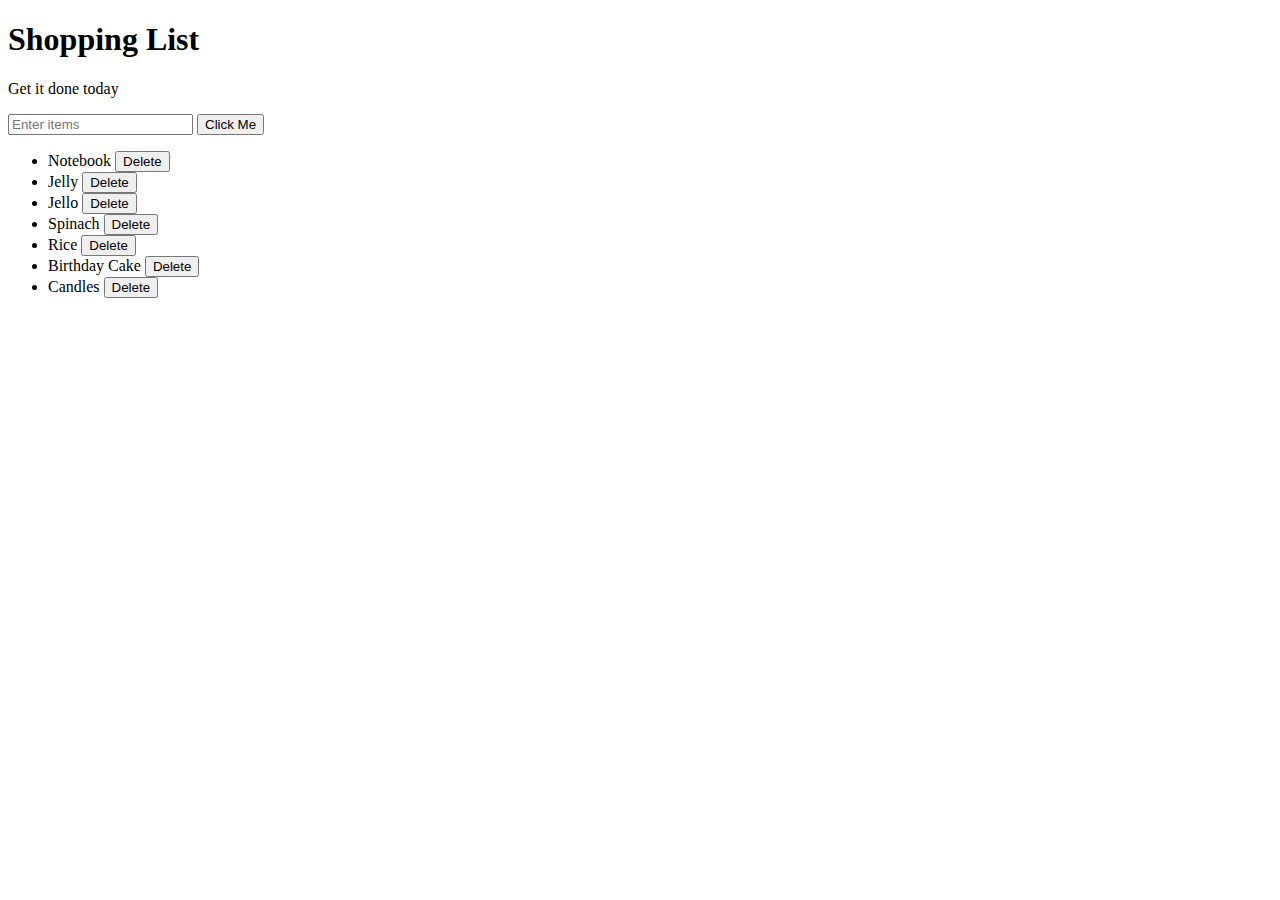
<file: Javascript + DOM/index.html>
<!DOCTYPE html>
<html>
<head>
	<title>Javascript + DOM</title>
	<link rel="stylesheet" type="text/css" href="style.css">
</head>
<body>
	<h1>Shopping List</h1>
	<p id="first">Get it done today</p>
	<input id="userInput" type="text" placeholder="Enter items">
	<button id="enter">Click Me</button>
	<ul id=myList>
		<li class="bold red" random="23">Notebook <button class="delete">Delete</button></li>
		<li class="italic">Jelly <button class="delete">Delete</button></li>
		<li>Jello <button class="delete">Delete</button></li>
		<li>Spinach <button class="delete">Delete</button></li>
		<li>Rice <button class="delete">Delete</button></li>
		<li>Birthday Cake <button class="delete">Delete</button></li>
		<li>Candles <button class="delete">Delete</button></li>
	</ul>
	<script type="text/javascript" src="script.js"></script>
</body>
</html>
</file>
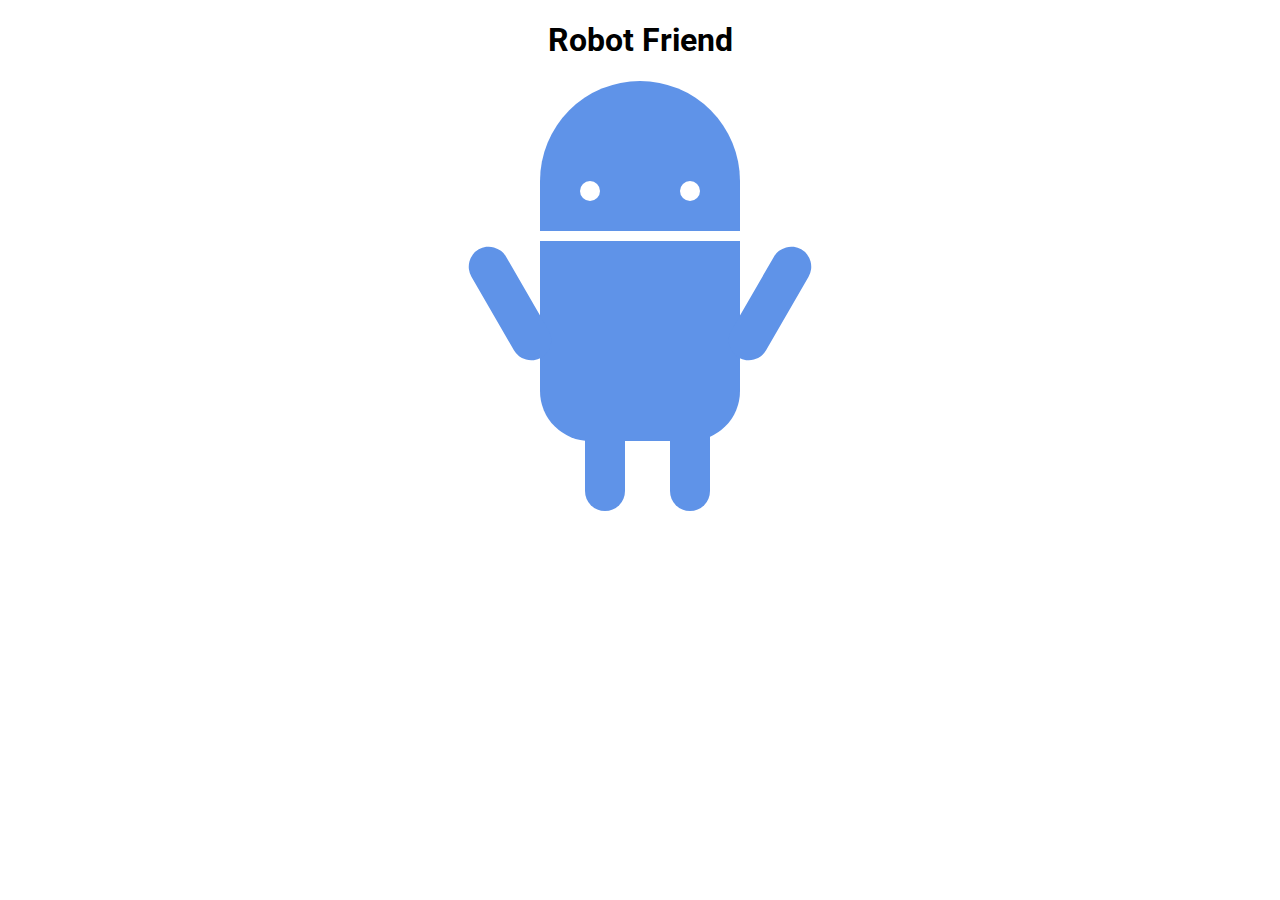
<file: Robot Animation/index.html>
<!DOCTYPE html>
<html>
<head>
	<title>RoboPage</title>
	<link rel="stylesheet" type="text/css" href="style.css">
	<link href="https://fonts.googleapis.com/css?family=Roboto" rel="stylesheet">
</head>
<body>
	<h1>Robot Friend</h1>
	<div class="robots">
		<div class="android"> 
			<div class="head"> 
				<div class="eyes"> 
					<div class="left_eye"></div> 
					<div class="right_eye"></div>
				</div> 
			</div> 
			<div class="upper_body"> 
				<div class="left_arm"></div> 
				<div class="torso"></div> 
				<div class="right_arm"></div> 
			</div> 
			<div class="lower_body"> 
				<div class="left_leg"></div> 
				<div class="right_leg"></div> 
			</div> 
		</div>
	</div>
</body>
</html>
</file>
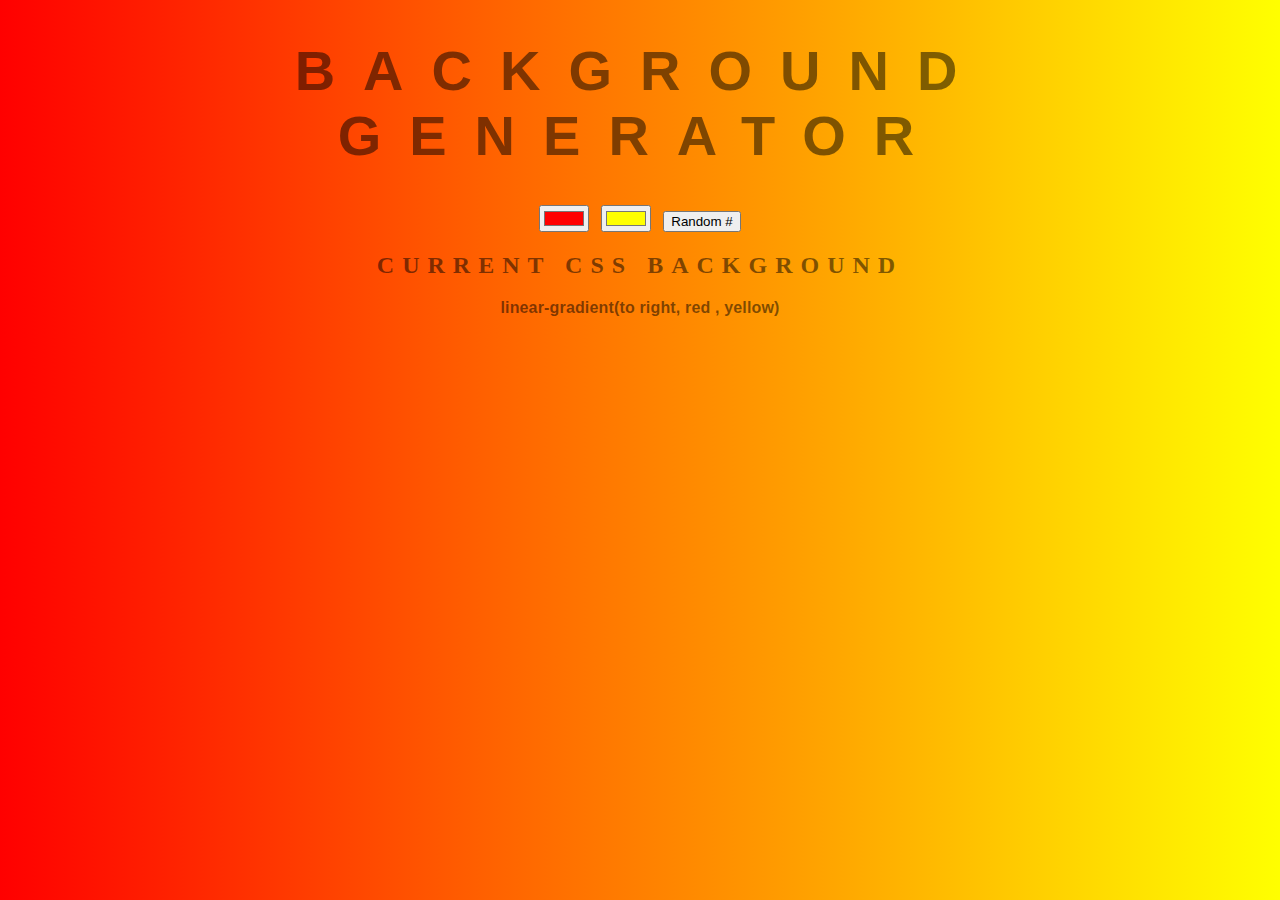
<file: Javascript + DOM/Background Generator/index.html>
<!DOCTYPE html>
<html>
<head>
	<title>Gradient Background</title>
	<link rel="stylesheet" type="text/css" href="style.css">
</head>
<body id="gradient">
	<h1>Background Generator</h1>
	<input class="color1" type="color" name="color1" value="#ff0000">
    <input class="color2" type="color" name="color2" value="#ffff00">
    <button class="btn btn-primary" onclick="generateRandomNumber();">Random #</button>
	<h2>Current CSS Background</h2>
    <h3>linear-gradient(to right, red , yellow)</h3>
    <div id="display"></div>
    <script type="text/javascript" src="script.js"></script>
</body>
</html>
</file>
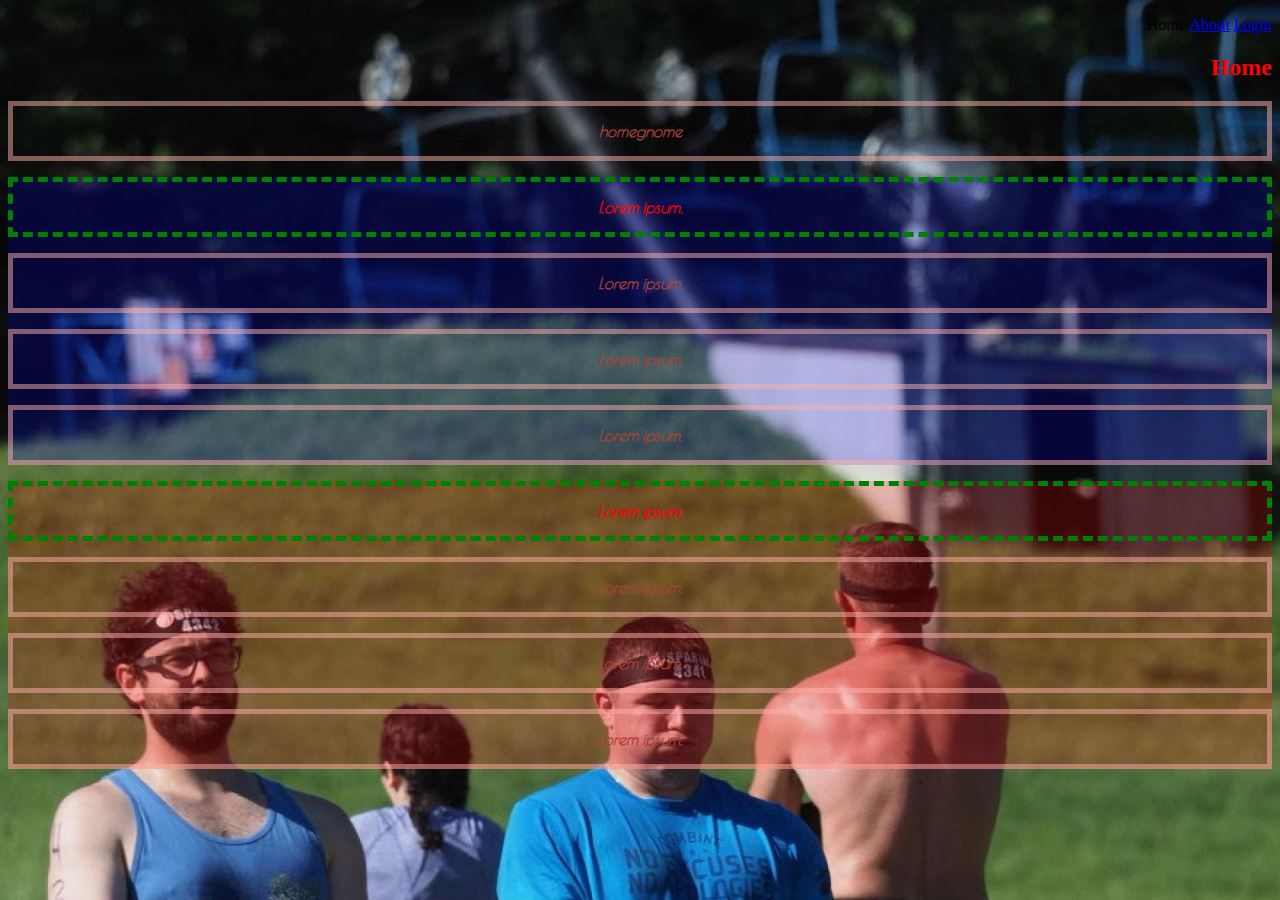
<file: css.html>
<!DOCTYPE html>
<html>
<head>
	<title>CSS</title>
	<link rel="stylesheet" type="text/css" href="style2.css">
	<link rel="stylesheet" type="text/css" href="style.css">
	<link href="https://fonts.googleapis.com/css?family=Poiret+One" rel="stylesheet">
</head>
<body>
	<header>
		<nav>
			<ul>
				<li>Home</li>
				<li><a href="about.html">About</a></li>
				<li><a href="login.html">Login</a></li>
			</ul>
		</nav>
	</header>
	<section>
		<h2>Home</h2>
		<P>homegnome</P>
		<div id="div1">
			<p class="webtext active">Lorem ipsum.</p>
			<p class="webtext">Lorem ipsum.</p>
			<p class="webtext">Lorem ipsum.</p>
			<p class="webtext">Lorem ipsum.</p>
		</div>
		<div id="div2">
			<p class="webtext active">Lorem ipsum.</p>
			<p class="webtext">Lorem ipsum.</p>
			<p class="webtext">Lorem ipsum.</p>
			<p class="webtext">Lorem ipsum.</p>
		</div>
	</section>
</body>
</html>
</file>
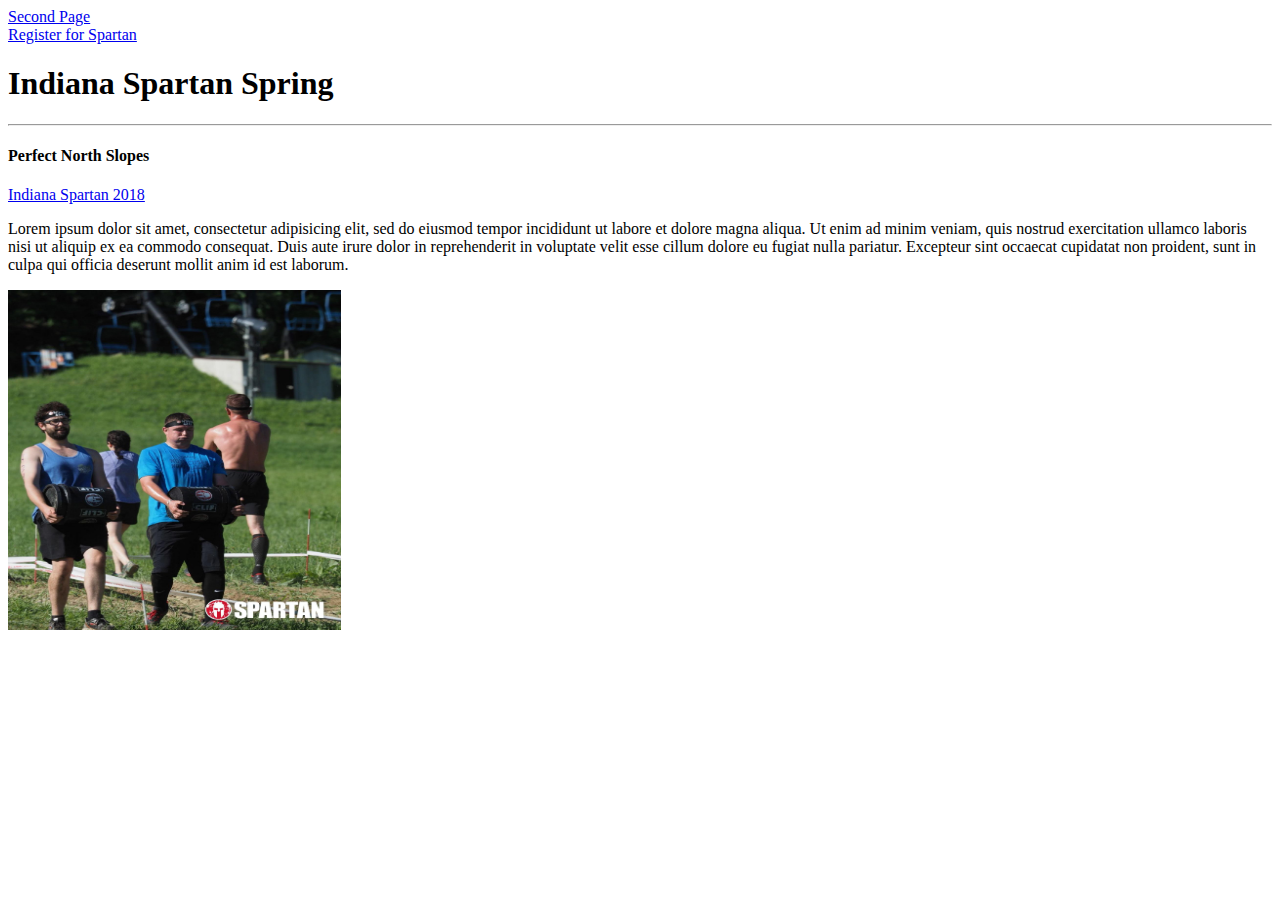
<file: firstwebpage.html>
<!DOCTYPE html>
<html>
<head>
	<title>First Spartan!</title>
</head>
<body>
	<a href="secondpage.html">Second Page</a><br>
	<a href="register.html">Register for Spartan</a>

	<h1>Indiana Spartan Spring</h1><hr>
	<h4>Perfect North Slopes</h4>
	
	<a href="https://photos.sweatworks.net/#/5b4144685429dd5710467d59/XVpYm2vx6" target="_blank">Indiana Spartan 2018</a>

	<p>Lorem ipsum dolor sit amet, consectetur adipisicing elit, sed do eiusmod
	tempor incididunt ut labore et dolore magna aliqua. Ut enim ad minim veniam,
	quis nostrud exercitation ullamco laboris nisi ut aliquip ex ea commodo
	consequat. Duis aute irure dolor in reprehenderit in voluptate velit esse
	cillum dolore eu fugiat nulla pariatur. Excepteur sint occaecat cupidatat non
	proident, sunt in culpa qui officia deserunt mollit anim id est laborum.</p>

	<img src="Spartan1.jpg" alt="Spartan" width="333" height="340">

</body>
</html>
</file>
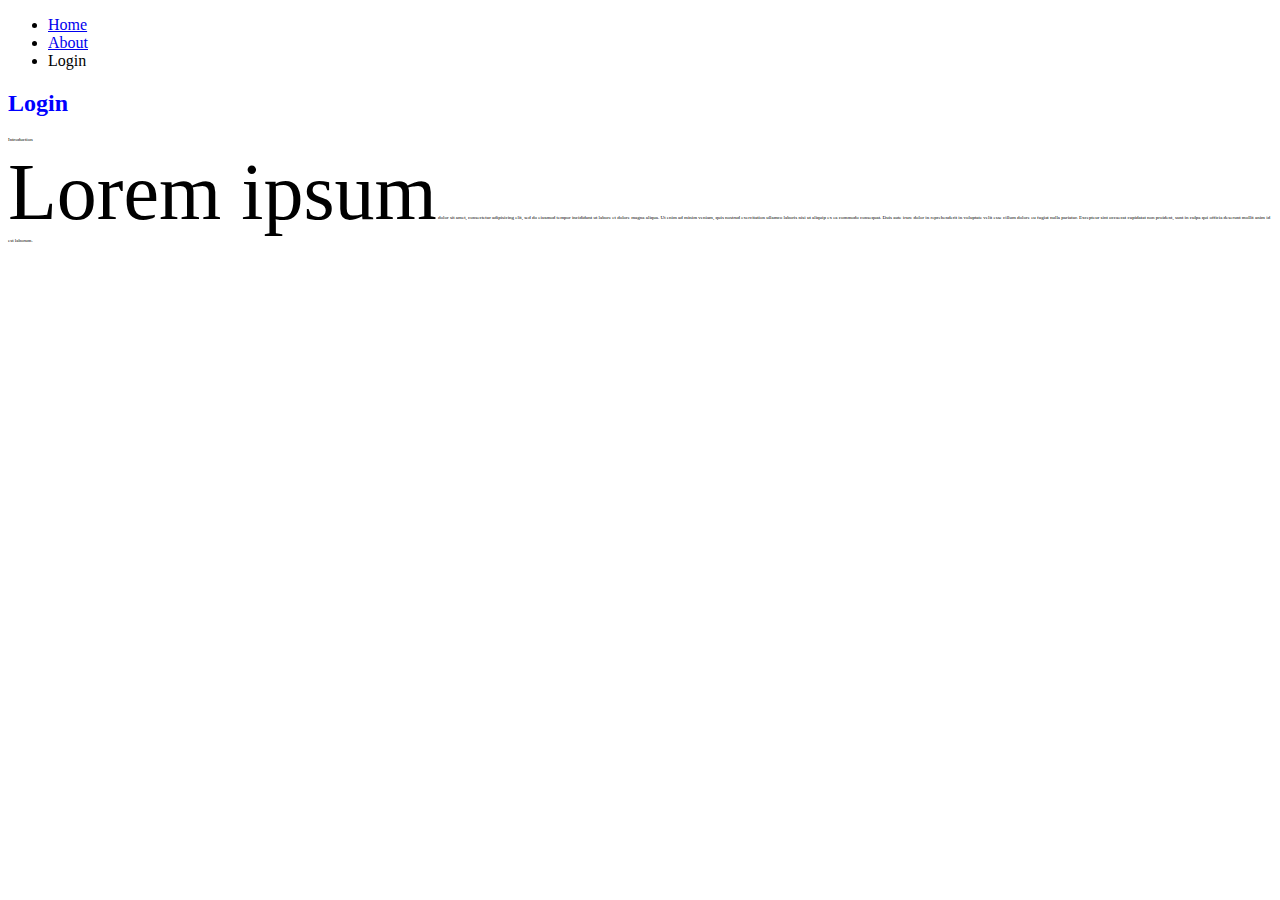
<file: login.html>
<!DOCTYPE html>
<html>
<head>
	<title>My first website!</title>
	<link rel="stylesheet" type="text/css" href="style2.css">
</head>
<body>
	<header>
		<nav>
			<ul>
				<li><a href="css.html">Home</a></li>
				<li><a href="about.html">About</a></li>
				<li>Login</li>
			</ul>
		</nav>
	</header>
	<section>
		<h2>Login</h2>
		<p>Introduction</p>
		<p><span>Lorem ipsum</span> dolor sit amet, consectetur adipisicing elit, sed do eiusmod
		tempor incididunt ut labore et dolore magna aliqua. Ut enim ad minim veniam,
		quis nostrud exercitation ullamco laboris nisi ut aliquip ex ea commodo
		consequat. Duis aute irure dolor in reprehenderit in voluptate velit esse
		cillum dolore eu fugiat nulla pariatur. Excepteur sint occaecat cupidatat non
		proident, sunt in culpa qui officia deserunt mollit anim id est laborum.</p>
	</section>
</body>
</html>
</file>
<file: Bootstrap Demo/style.css>
body, html {
	width: 100%;
	height: 100%;
}

body {
	font-family: 'Montserrat', sans-serif;
}

hr {
	max-width: 65px;
	border-width: 3px;
	border-color: #F05F44;
}

.faded {
	color: rgba(255, 255, 255, 0.8);
}

header.startup {
	background-position: center;
	background-image: url("TechImage1.jpg");
	background-size: cover;
	height: 100%;
}

header.startup hr {
	margin-top: 200px;
	margin-bottom: 30px;
}

header.startup h1 {
	font-size: 2rem;
}

.btn {
	font-weight: 700;
	text-transform: uppercase;
	border-radius: 300px;
	font-family: 'Montserrat', sans-serif;
}

.btn-xl {
	padding: 1rem 2rem;
}

.btn-primary {
	background-color: #F05F44;
	border-color: #F05F44;
}

.btn-primary:hover {
	background-color: #ee4b08;
	border-color: #ee4b08;
	border-width: 5px;
	cursor: pointer;
}
</file>
<file: get-shit-done-1.4.1/assets/css/demo.css>
.tim-container{
    background: #ffffff;

}
.tim-row{
    margin-bottom: 20px;
}
.tim-title{
    margin-top: 30px;
    margin-bottom: 15px;
}
.tim-typo{
    padding-left: 25%;
    margin-bottom: 40px;
    position: relative;   
}
.tim-typo .tim-note{
    bottom: 10px;
    color: #c0c1c2;
    display: block;
    font-weight: 400;
    font-size: 13px;
    line-height: 13px;
    left: 0;
    margin-left: 20px;
    position: absolute;
    width: 260px;
}
.tim-row{
    margin-top: 50px;
}
.tim-row h3{
    margin-top: 0;
}
.switch{
    margin-right: 20px;
}
#navbar-full .navbar{
    border-radius: 0 !important;
    margin-bottom: 0;
}
.navigation-example{
    margin-top: 0px;
}
.space{
    height: 130px;
    display: block;
}
.navigation-example .img-src{
    background-attachment: scroll; 
}
.main{
    background-color: #FFFFFF;
}
.navigation-example{
    height: 660px;
    background-image: url('../img/bg.jpg');
    background-position: center center;
    background-size: cover;
    position: relative;
}
#notifications{
    background-color: #FFFFFF;
    display: block;
    width: 100%;
    position: relative;
}
.tim-note{
    text-transform: capitalize;
}

.card{
    background-color: #FFFFFF;
    padding: 10px 0 20px;
    width: 100%;
}
.card h3{
    margin-bottom: 20px;
}
.card button{
    margin-top: 30px;
}
.subscribe-form{
    padding-top: 20px;
}
.subscribe-form .form-control{
    
}

.space-100{
    height: 100px;
    display: block;
    width: 100%;
}

.be-social{
    padding-bottom: 20px;
/*     border-bottom: 1px solid #aaa; */
    margin: 0 auto 40px;
}
.txt-white{
    color: #FFFFFF;
}
.txt-gray{
    color: #ddd !important;
}
.footer{
    background-color: #DDDDDD;
    background-image: url('../img/cover_4_blur.jpg');
    background-attachment: fixed;
    position: relative;
}
.heart{
    color: #FF3B30;
}
.footer .overlayer{
    background-color: rgba(27, 27, 27, 0.7);
    position: relative;
}
.footer .credits {
    margin-top: 25px;
    padding: 20px 0 15px;
    text-align: center;
    color: #EEE;
}
.footer .credits a{
    color: #FFFFFF;
}
.social-share{
    float: left;
    margin-right: 8px;
}
.social-share a{
    color: #FFFFFF;
}
#subscribe_email{
    border-radius: 0;
    border-left: 0;
    border-right: 0;
}
.pick-class-label{
    border-radius: 8px;
    color: #ffffff;
    cursor: pointer;
    display: inline;
    font-size: 75%;
    font-weight: bold;
    line-height: 1;
    margin-right: 10px;
    padding: 15px 23px;
    text-align: center;
    vertical-align: baseline;
    white-space: nowrap;
}

.parallax-pro{
  width:100%;
  display: block;
  position: relative;
  background-color: #000;
}
.parallax-pro > .img-src{
    background-position: center center;
    background-repeat: no-repeat;
    background-size: cover;
    position: absolute;
    width: 100%;
    height: 100%;
    z-index: 0;
    
}
.parallax-pro:after{
    position: absolute;
    left: 0;
    top: 0;
    width: 100%;
    height: 100%;
    background-color: rgba(0,0,0,.3);
    display: block;
    content: "";
    z-index: 0;
}
.parallax-pro .container{
    padding-top: 20px;
    z-index: 1;
    position: relative;
}
.parallax-pro .hello a{
    color: #fff;
    text-decoration: none;
}
.parallax-pro .hello{
    font-size: 48px;
    font-weight: 300;
    position: relative;
/*     width: 430px; */
    margin: 30px auto 50px;
}
.parallax-pro .label{
    font-size: 18px;
    position: absolute;
    text-transform: uppercase;
    background-color: #FF9500;
    color: #FFFFFF;
    width: 60px;
    margin-top: 10px;
    margin-left: 10px;
    padding: 0;
    line-height: 30px;
    text-align: center;
    font-weight: 500;
    letter-spacing: 0;
}
.parallax-pro small{
    padding-top: 15px;
    font-size: 20px;
    display: block;
    color: #fff;
}
.parallax-pro ul{
     width: 280px;
    margin: 0 auto;
}
.parallax-pro li{
    padding: 9px 0;
    border-bottom: 1px solid #777;
}
.parallax-pro .actions{
    margin-top: 40px;
}
.parallax-pro .actions{
    margin-left: 10px;
}
.parallax-pro .motto{
    color: #FFFFFF;
    font-size: 64px;
    font-weight: 600;
    position: relative;
    text-align: center;
    text-shadow: 0 0 10px rgba(0, 0, 0, 0.27);
    text-transform: uppercase;
    z-index: 3;
    margin: 0 auto;
    top: 22%;
    width: 285px;
}
.parallax-pro .motto .pro{
    position: absolute;
    font-size: 18px;
    background-color: #FFFFFF;
    width: 70px;
    height: 70px;
    border-radius: 50%;
    text-align: center;
    line-height: 70px;
    color: #333333;
    text-shadow: 0 0 0;
}
.parallax-pro .motto .square{
       padding: 7px 14px;
    height: auto;
    width: auto;
    line-height: inherit;
    border-radius: 6px;
    bottom: 22px;
    right: -25px;
    color: #FFFFFF;
    background-color: #ff9500;
    font-weight: 300;
    background-color: #ff9500;
}
.social-share{
    margin-right: 0px;
    margin-top: 10px;
}
.footer h4{
    margin: 0px 0 20px;
}
.space-30{
    height: 30px;
    display: block;
}
.credits{
    display: block;
    margin: 15px 0;
    color: #ddd;
    opacity: .8;
}
.credits a{
    color: #FFFFFF;
}
.sharing-title{
    margin: 10px;
    line-height: 40px;
}
.social-line{
    padding: 5px 0;
}
.section-gray{
    padding: 10px 0;
    background-color: #EEE;
}
.section-gray h5{
    margin: 0;
    line-height: 40px;
}

/*   EXTRA SHIT  */
/* @cristina: fisier singular, folosit pentru efectul de blur la parallax in header */

.blurred-container{
  position:relative;
  width:100%;
  height:540px;
  top:0;
  left:0;
}
.blurred-container > .img-src{
    position:fixed;
    width:100%;
    height:540px;
    background-repeat:no-repeat;
    background-size:cover;
    background-position: center center;
}
.blur{
  opacity:0;
}

.logo-container{
    margin-top: 10px;
}
.logo-container .logo{
    overflow: hidden;
    border-radius: 50%;
    border: 1px solid #333333;
    height: 50px;
    width: 50px;
    float: left;
}
.logo-container .logo img{
    width: 100%;
}
.logo-container .brand{
    font-size: 18px;
    color: #FFFFFF;
    float: left;
    height: 50px;
    line-height: 20px;
    margin-left: 10px;
    margin-top: 5px;
    width: 60px;
}
.blurred-container .motto{
    color: #FFFFFF;
    font-size: 76px;
    font-weight: 600;

    text-align: center;
    text-shadow: 0 0 10px rgba(0, 0, 0, 0.33);
    text-transform: uppercase;
    top: 100px;
    z-index: 3;

    display: block;
    margin: 0 auto;
    position: relative;
    width: 306px;
    height: 0;
}
.blurred-container .motto .border{
    float: left;
    border: 3px solid #FFFFFF;
    padding: 0px 30px;
    text-align: center;
}
.blurred-container .motto .no-right-border{
    border-right: none;
}

@media (max-width: 768px){
    .blurred-container .motto{
        font-size: 60px;
        width: 268px;
        top: 130px;
    }
}
.main{
    background-color: #FFFFFF;
    position: relative;
}

#buttons .btn, #tooltips .btn{
    margin-bottom: 15px;
}
.img-dog{
    display: inline-block;
    margin-bottom: 25px;
}
</file>
<file: Javascript + DOM/style.css>
.coolTitle {
	text-align: center;
	font-family: 'Oswald', Helvetica, sans-serif;
	font-size: 80px;
	transform: skewY(-10deg);
	letter-spacing: 4px;
	word-spacing: -8px;
	color: tomato;
	text-shadow:
		-1px -1px 0 firebrick,
		-2px -2px 0 firebrick,
		-3px -3px 0 firebrick,
		-4px -4px 0 firebrick,
		-5px -5px 0 firebrick,
		-6px -6px 0 firebrick,
		-7px -7px 0 firebrick,
		-8px -8px 0 firebrick,
		-30px 20px 40px dimgrey;
}

.done {
	text-decoration: line-through;
}

/*https://codepen.io/rafaelcastrocouto/pen/BNdOab?q=cool+css+title&limit=all&type=type-pens*/
</file>
<file: Robot Animation/style.css>
h1 {
	text-align: center;
	font-family: 'Roboto', sans-serif;
}

.robots {
	display: flex;
	justify-content: center;
}

.head, 
.left_arm, 
.torso, 
.right_arm, 
.left_leg, 
.right_leg {
	 background-color: #5f93e8;
}

.head { 
	width: 200px; 
	margin: 0 auto; 
	height: 150px; 
	border-radius: 200px 200px 0 0; 
	margin-bottom: 10px;
} 

.eyes {
	display: flex;
	align-items: center;
}

.head:hover {
	width: 300px;
    transition: .1s ease-in-out;
}

.upper_body { 
	width: 300px; 
	height: 150px;
	display: flex;
} 

.upper_body:hover {
	transform: rotate(10deg);
}

.left_arm, .right_arm { 
	width: 40px; 
	height: 125px;
	border-radius: 100px; 
} 

.left_arm { 
	margin-right: 10px;
	transform: rotate(-30deg); 
} 

.right_arm { 
	margin-left: 10px;
	transform: rotate(30deg); 
} 

.torso { 
	width: 200px; 
	height: 200px;
	border-radius: 0 0 50px 50px;
} 

.lower_body { 
	width: 200px; 
	height: 200px;
	/* This is another useful property. Hmm what do you think it does?*/
	margin: 0 auto;

} 

.left_leg, .right_leg { 
	width: 40px; 
	height: 120px;
	border-radius: 0 0 100px 100px; 
} 

.left_leg { 
	margin-left: 45px; 
} 

.left_leg:hover {
	-webkit-transform: rotate(20deg);
    -moz-transform: rotate(20deg);
    -o-transform: rotate(20deg);
    -ms-transform: rotate(20deg);
    transform: rotate(20deg);
}

.right_leg { 
	position: relative;
	left: 100px;
	top: -120px;
	margin-left: 30px; 
}

.right_leg:hover {
	transform: rotate(-20deg);
}

.left_eye, .right_eye { 
	width: 20px; 
	height: 20px; 
	border-radius: 15px; 
	background-color: white;  
} 

.left_eye { 
	/* These properties are new and you haven't encountered
	in this course. Check out CSS Tricks to see what it does! */
	position: relative; 
	top: 100px; 
	left: 40px; 
} 

.right_eye { 
	position: relative; 
	top: 100px; 
	left: 120px; 
}
</file>
<file: Javascript + DOM/Background Generator/style.css>
body {
	font: 'Raleway', sans-serif;
    color: rgba(0,0,0,.5);
    text-align: center;
    text-transform: uppercase;
    letter-spacing: .5em;
    top: 15%;
	background: linear-gradient(to right, red , yellow); /* Standard syntax */
}

h1 {
    font: 600 3.5em 'Raleway', sans-serif;
    color: rgba(0,0,0,.5);
    text-align: center;
    text-transform: uppercase;
    letter-spacing: .5em;
    width: 100%;
}

h3 {
	font: 900 1em 'Raleway', sans-serif;
    color: rgba(0,0,0,.5);
    text-align: center;
    text-transform: none;
    letter-spacing: 0.01em;
}
</file>
<file: style2.css>
h2 {
	color: blue;
}

p {
	font-size: 5px;
}

span {
	font-size: 5rem;
}
</file>
<file: style.css>
/*Selector {
	Property: value;
}*/

* {
	text-align: right; 
}

body {
	background-image: url(Spartan1.jpg);
	background-size: cover;
}

h2 {
	color: red;
}

p {
	color: #AA4139;
	text-align: center;
	border: 5px solid rgba(255, 176, 170, 0.5);
	cursor: pointer;
}

p {
	line-height: 50px;
	font-style: italic;
	font-weight: bold;
	font-size: 100%;
	font-family: 'Poiret One', cursive;
}

img {
	float: right;
}

footer {
	clear: both;
	text-align: center;
}

li {
	list-style: none;
	display: inline-block;
}

.webtext:first-child {
	border: 5px dashed green;
}

.active {
	color: red;
}

#div1 {
	background: rgba(0, 0, 255, 0.2);
}

#div2 {
	background: rgba(255, 0, 0, 0.2);
}
</file>
